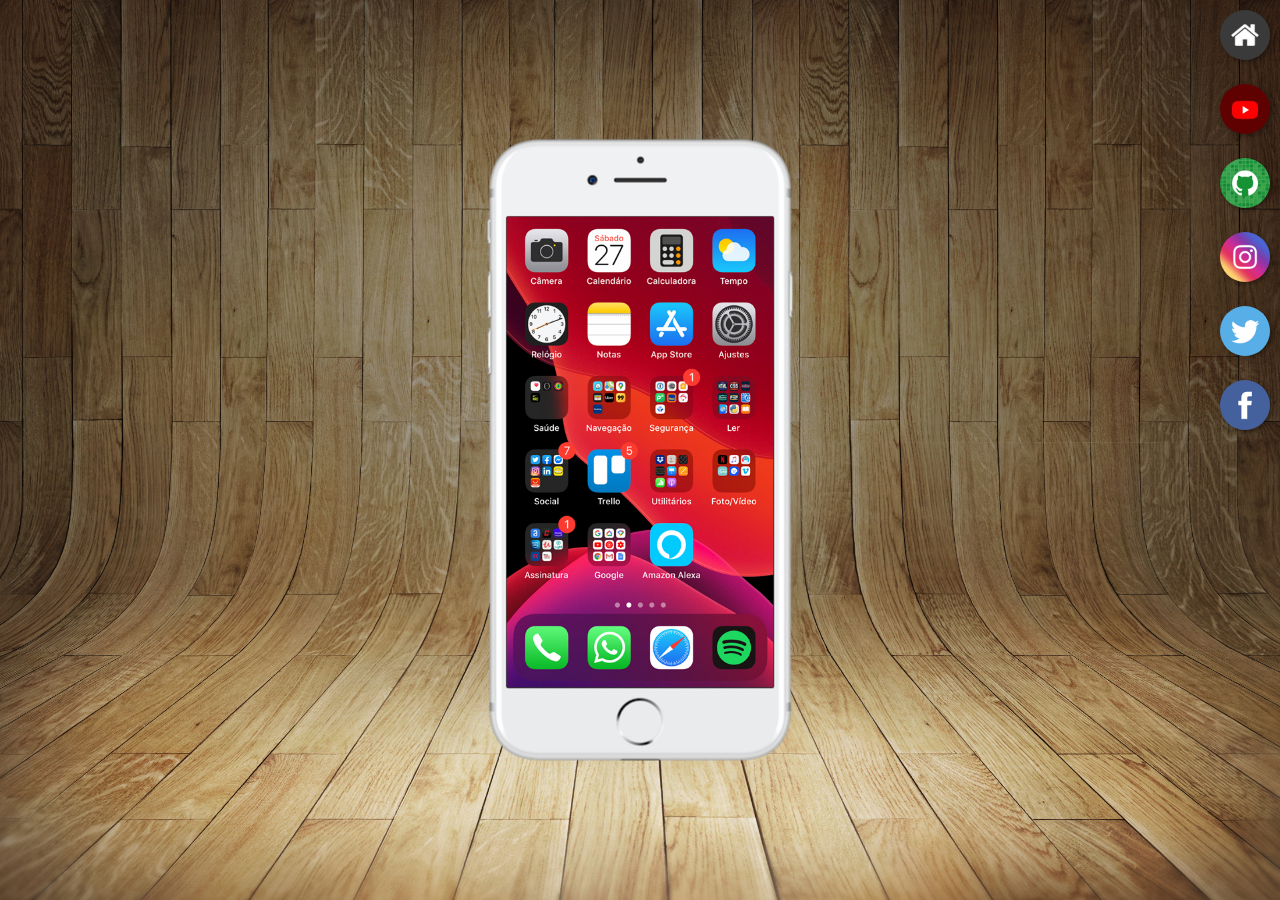
<file: index.html>
<!DOCTYPE html>
<html lang="pt-br">
<head>
    <meta charset="UTF-8">
    <meta name="viewport" content="width=device-width, initial-scale=1.0">
    <link rel="shortcut icon" href="favicon.ico" type="image/x-icon">
    <link rel="stylesheet" href="estilo/style.css">
    <title>Projeto redes sociais</title>
</head>
<body>
    <main>
        <section id="telefone">
            <iframe name="tela" id="tela"  src="home.html" frameborder="0">
                Seu navegador não é compativel com isso.
            </iframe>
        </section>
        <section id="redes-sociais">
            <a href="home.html" target="tela"><img src="imagens/logo-home.jpg" alt=""></a> <br>
            <a href="telas/youtube.html" target="tela"><img src="imagens/logo-youtube.jpg" alt=""></a> <br>
            <a href="telas/github.html" target="tela"><img src="imagens/logo-github.jpg" alt=""></a> <br>
            <a href="telas/instagram.html" target="tela"><img src="imagens/logo-instagram.jpg" alt=""></a> <br>
            <a href="telas/twitter.html" target="tela"><img src="imagens/logo-twitter.jpg" alt=""></a> <br>
            <a href="telas/facebook.html" target="tela"><img src="imagens/logo-facebook.jpg" alt=""></a>

        </section>
    </main>
    
</body>
</html>
</file>
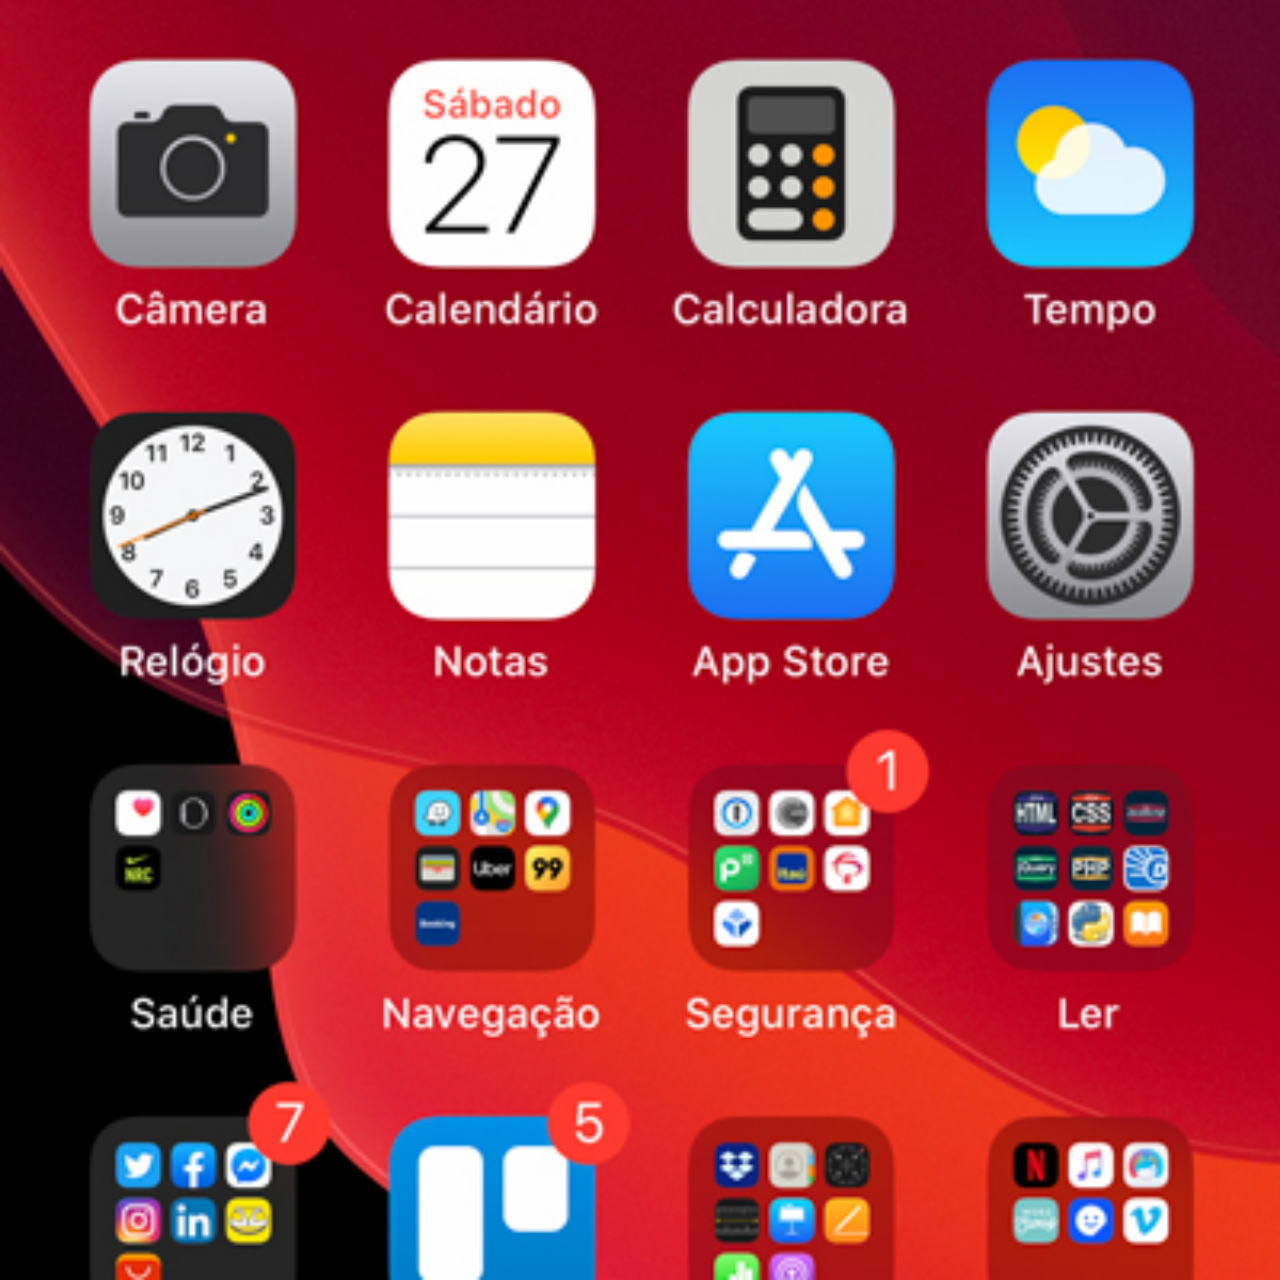
<file: home.html>
<!DOCTYPE html>
<html lang="pt-br">
<head>
    <meta charset="UTF-8">
    <meta name="viewport" content="width=device-width, initial-scale=1.0">
    <title>home</title>
    <style>
        *{
            margin: 0px;
            padding: 0px;
        }

        body{
            width: 100vw;
            height: 100vw;
            background-color: black;
            background-image: url('imagens/tela-home.jpg');
            background-position: top center;
            background-repeat: no-repeat;
            background-size: cover;
        }
    </style>
</head>
<body>
    
</body>
</html>
</file>
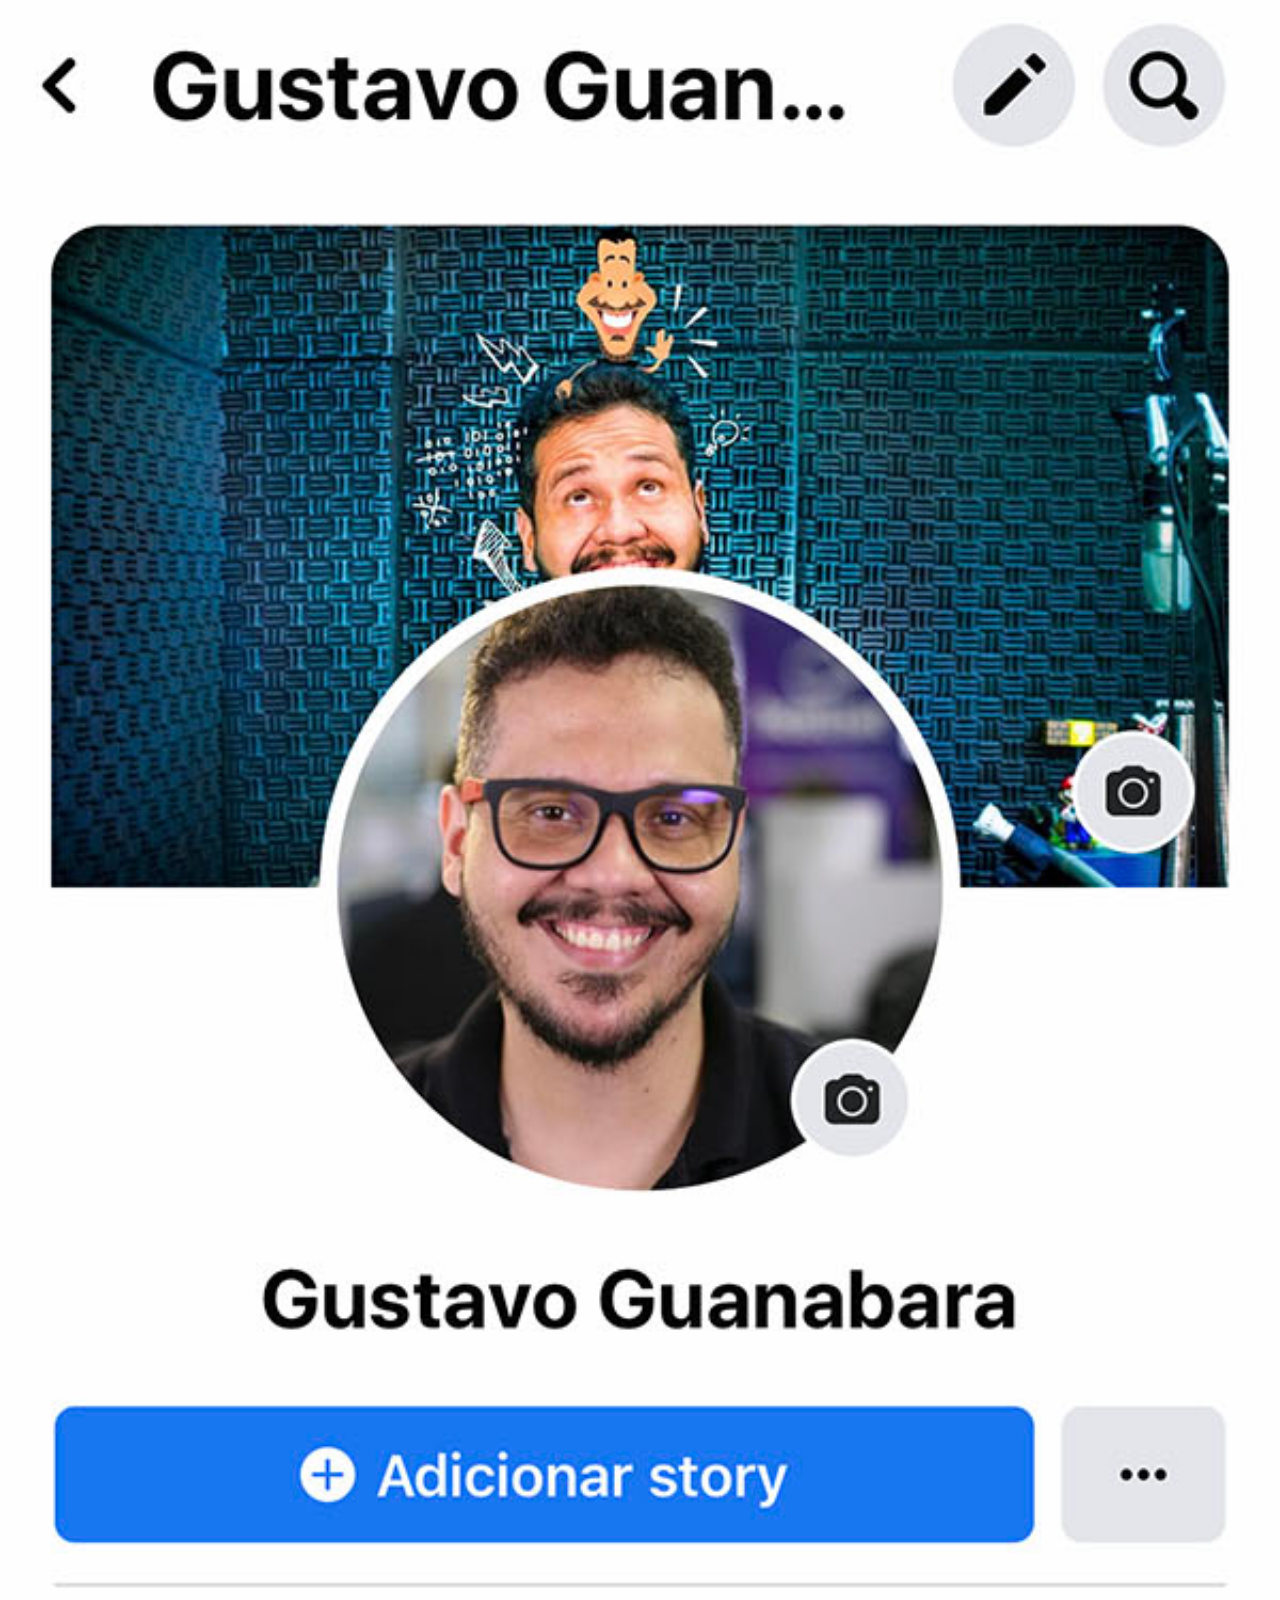
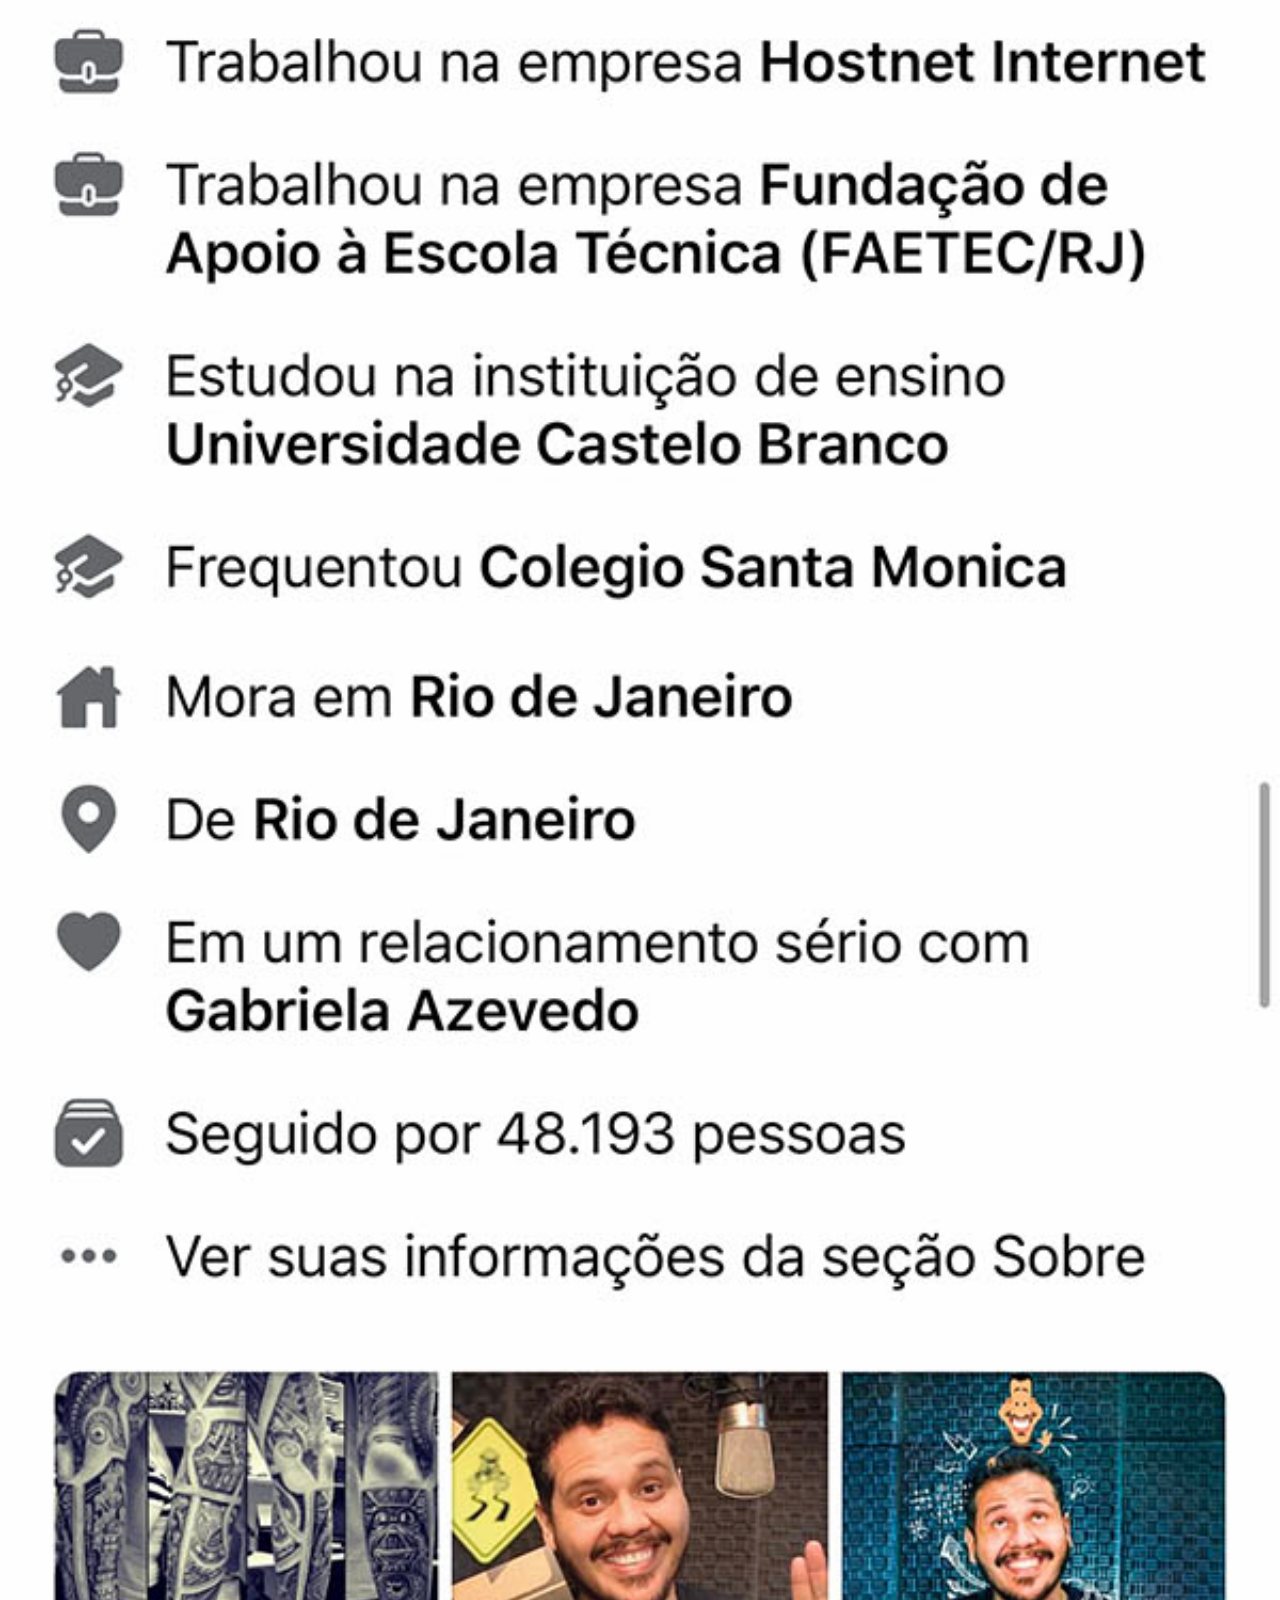
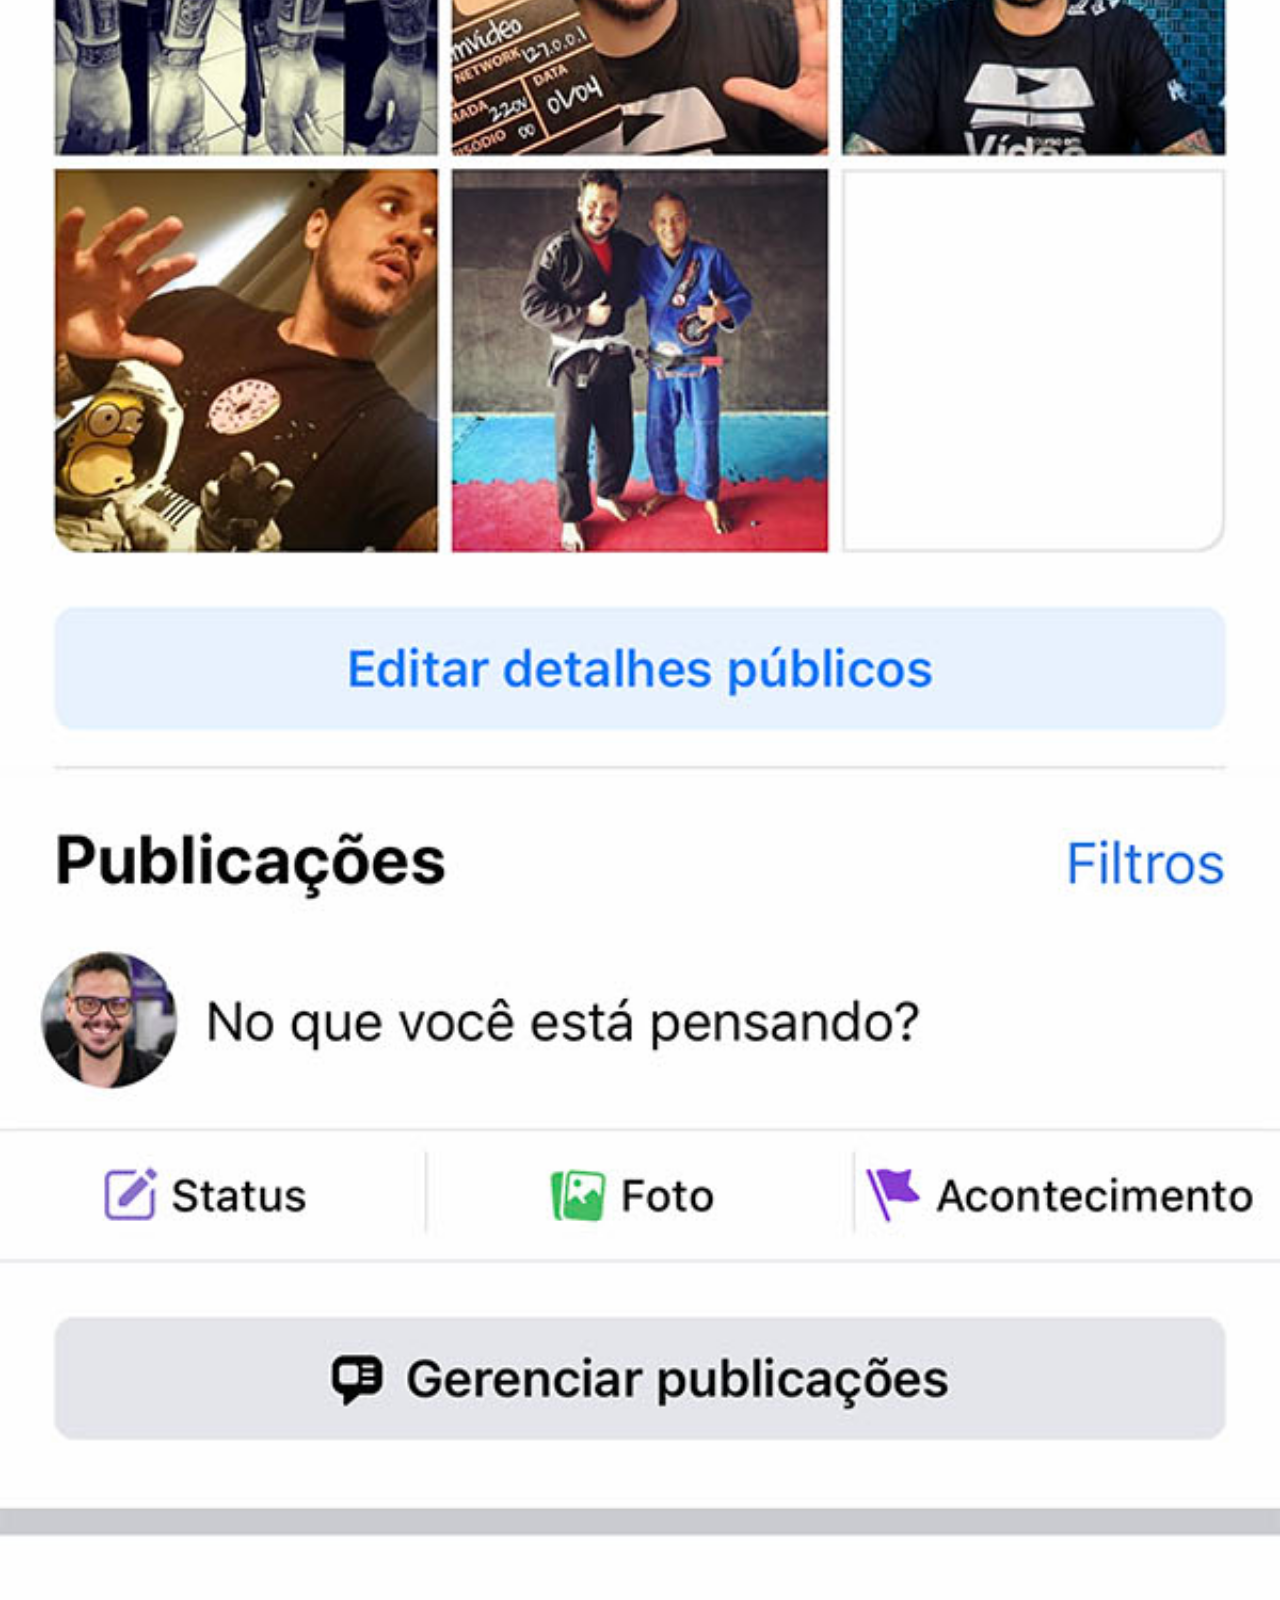
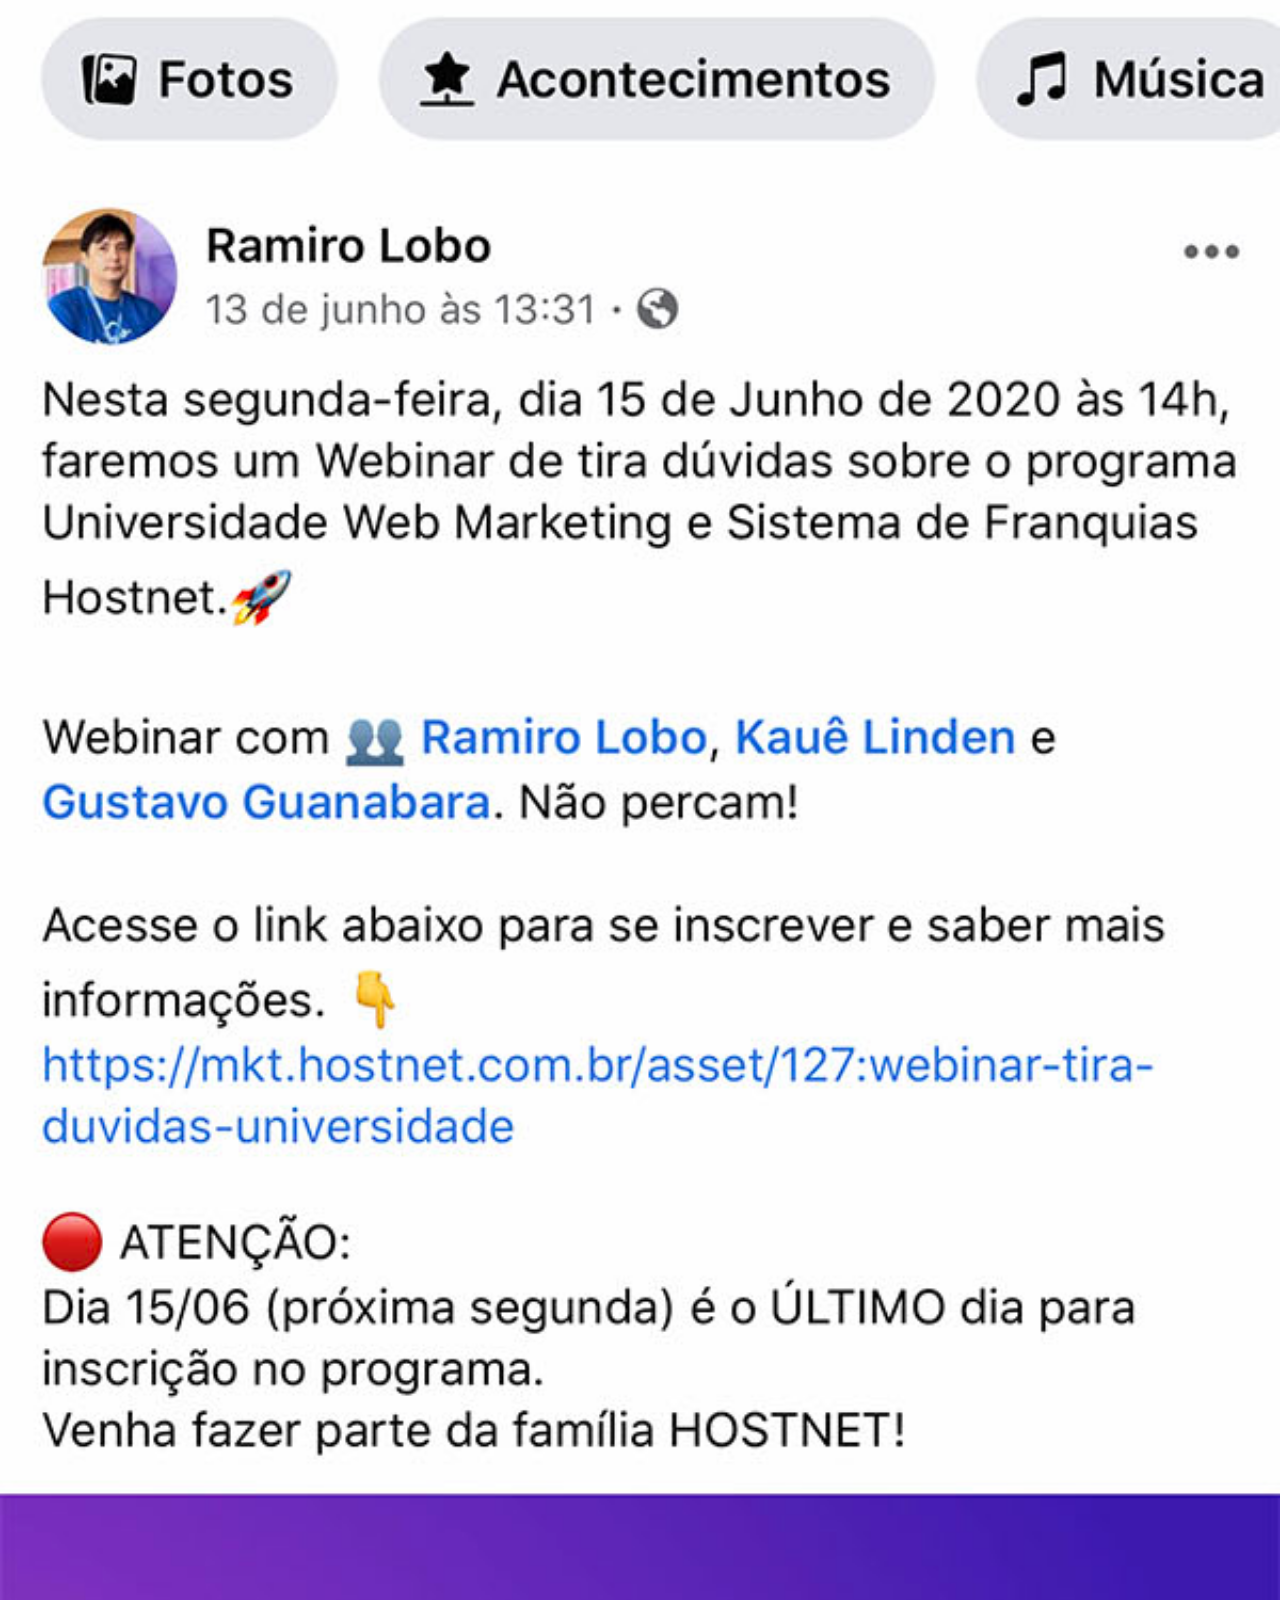
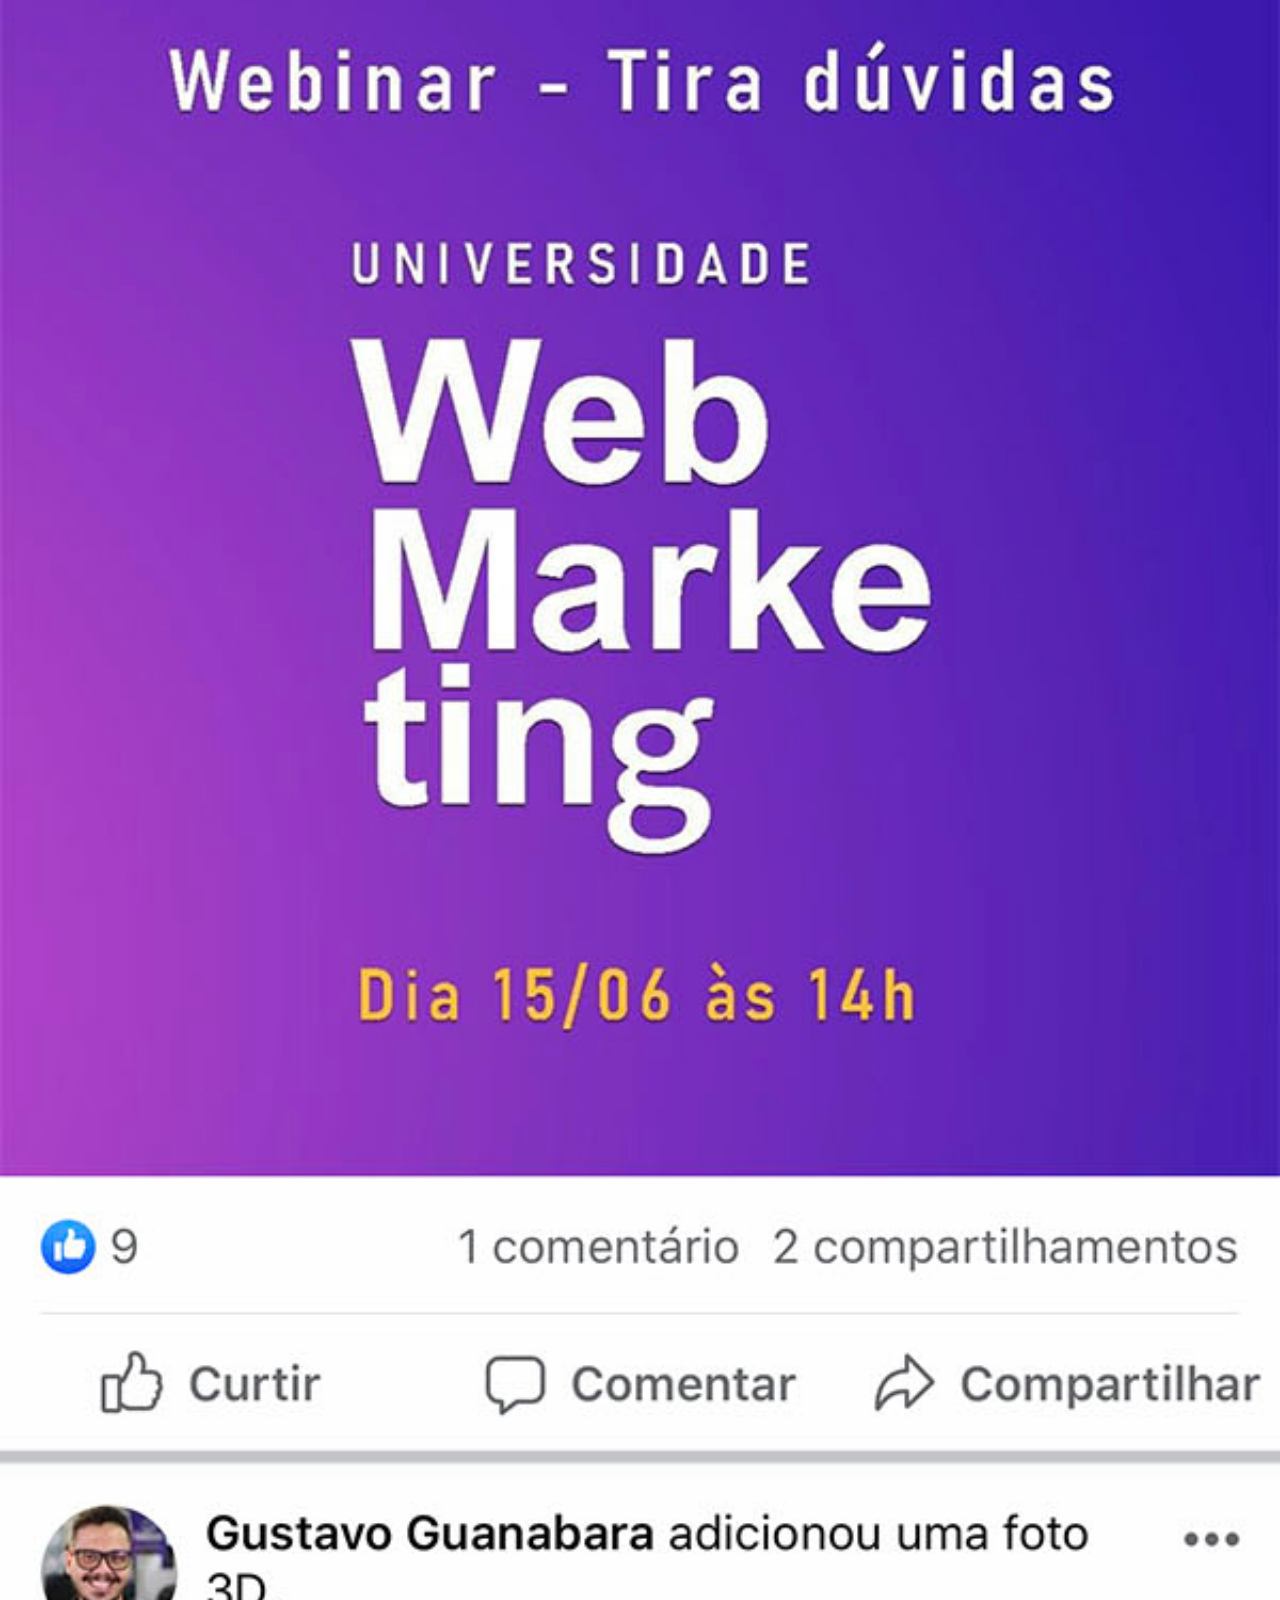
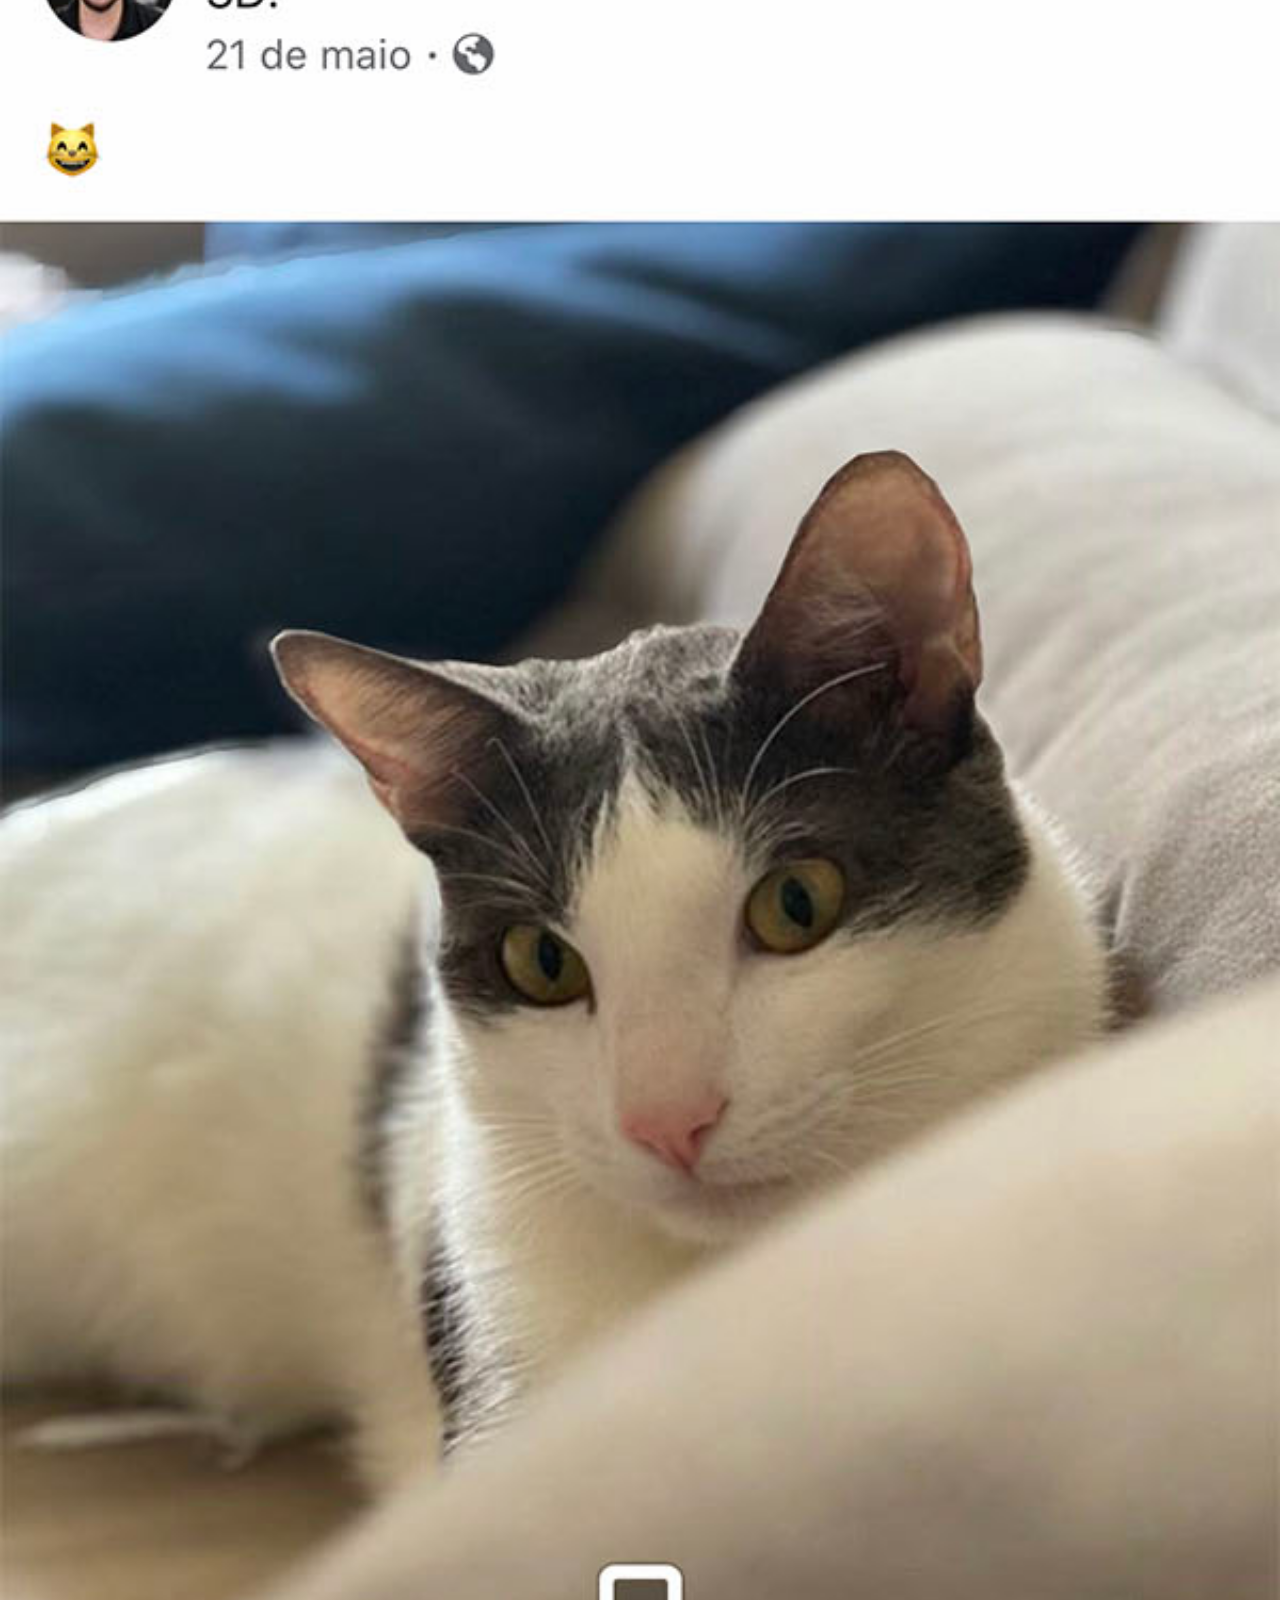
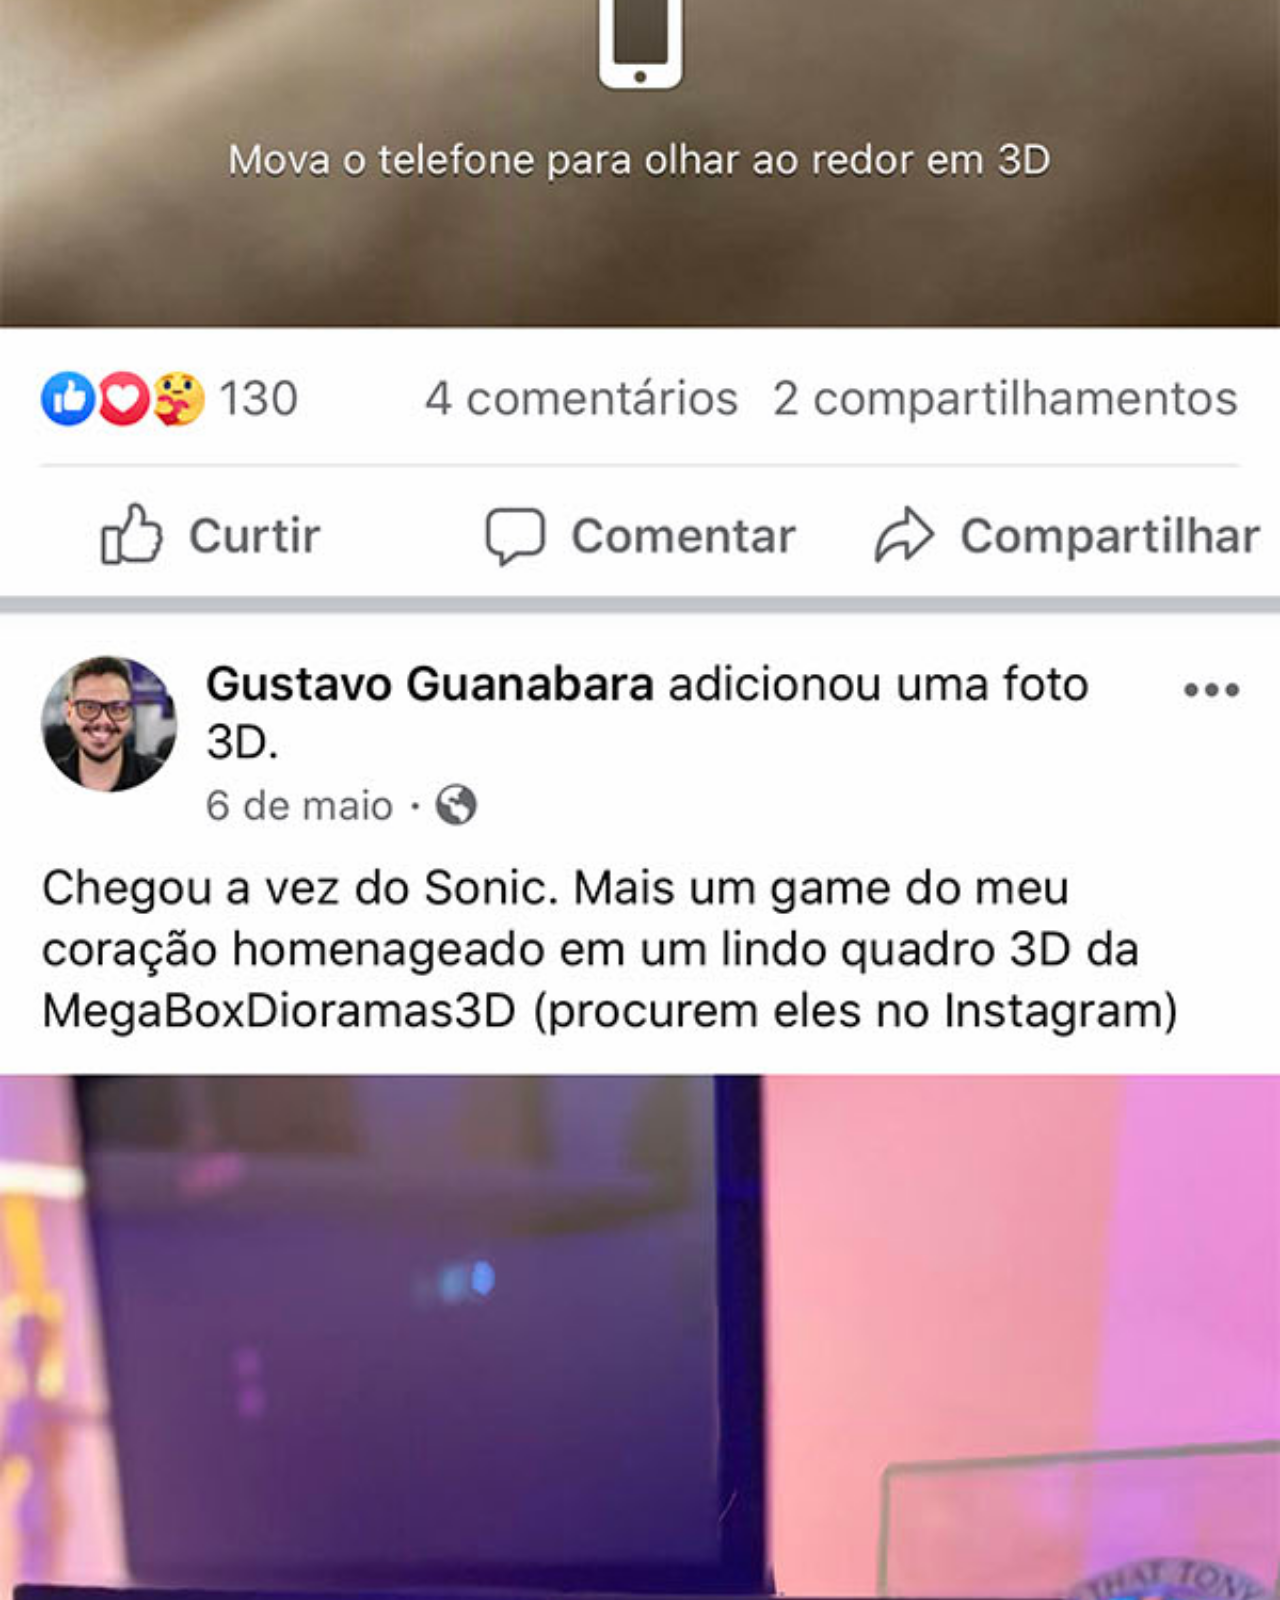
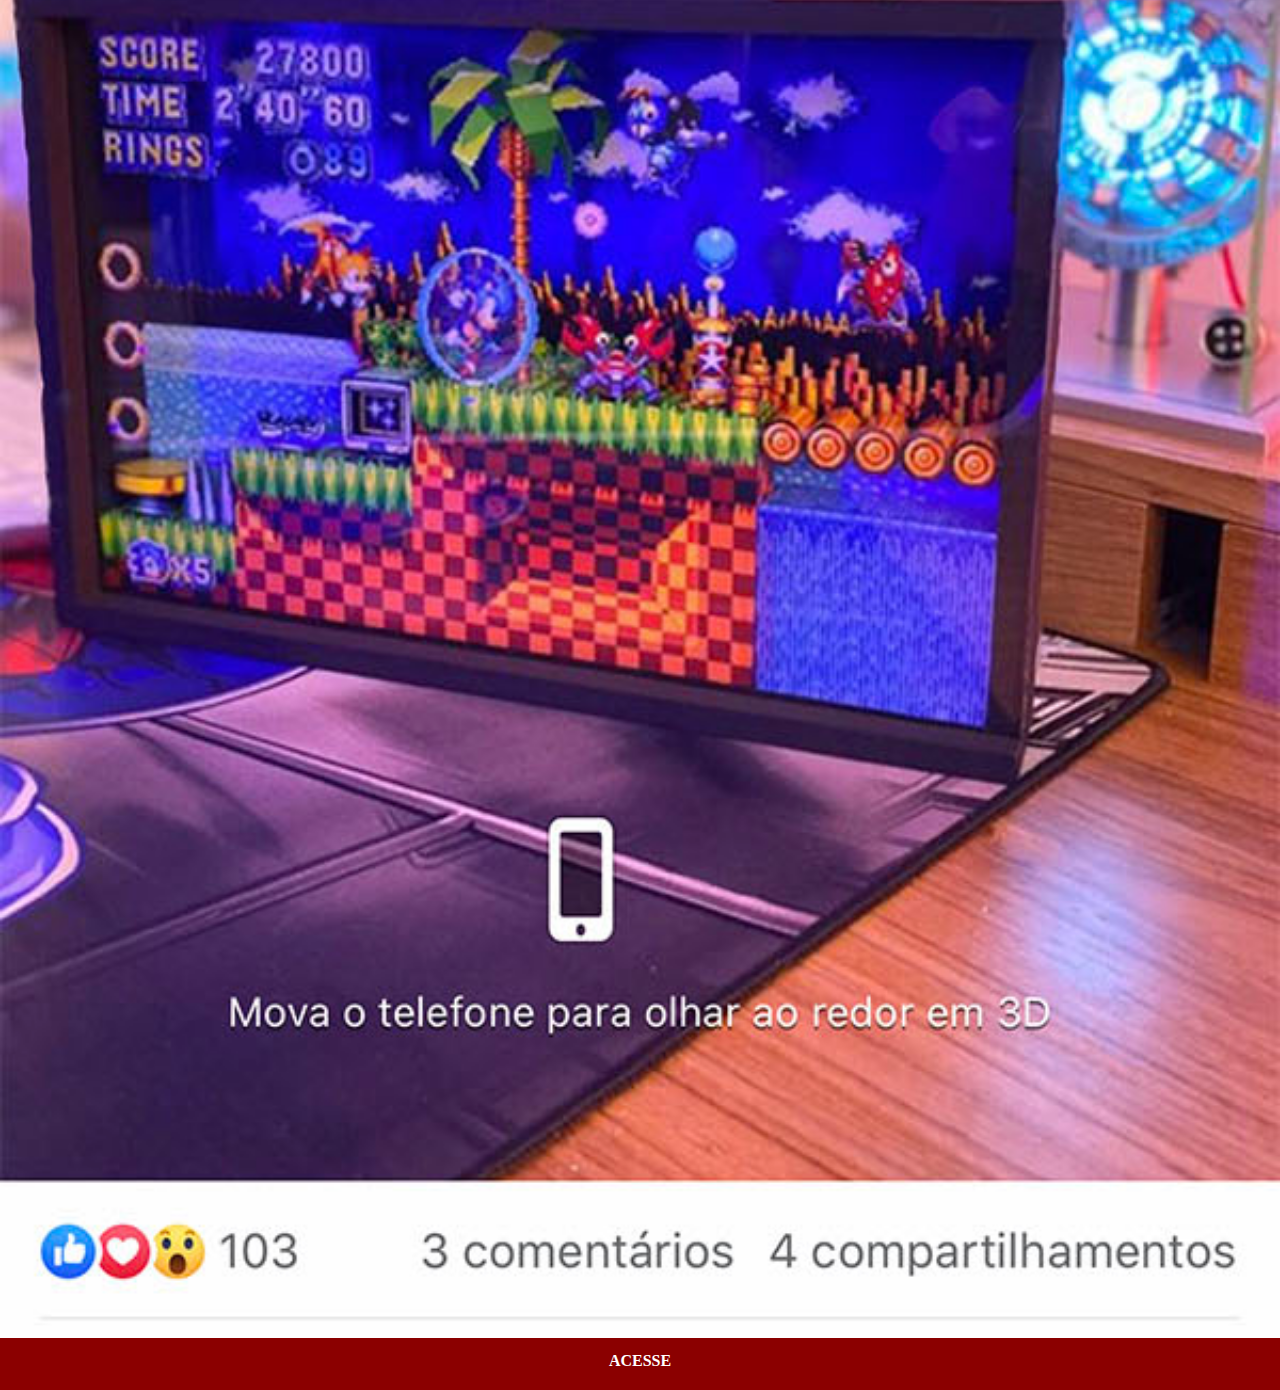
<file: telas/facebook.html>
<!DOCTYPE html>
<html lang="pt-br">
<head>
    <meta charset="UTF-8">
    <meta name="viewport" content="width=device-width, initial-scale=1.0">
    <link rel="stylesheet" href="../estilo/social.css">
    <title>Document</title>
</head>
<body>
    <img src="../imagens/tela-facebook.jpg" alt="">
    <a href="">ACESSE</a>
    
</body>
</html>
</file>
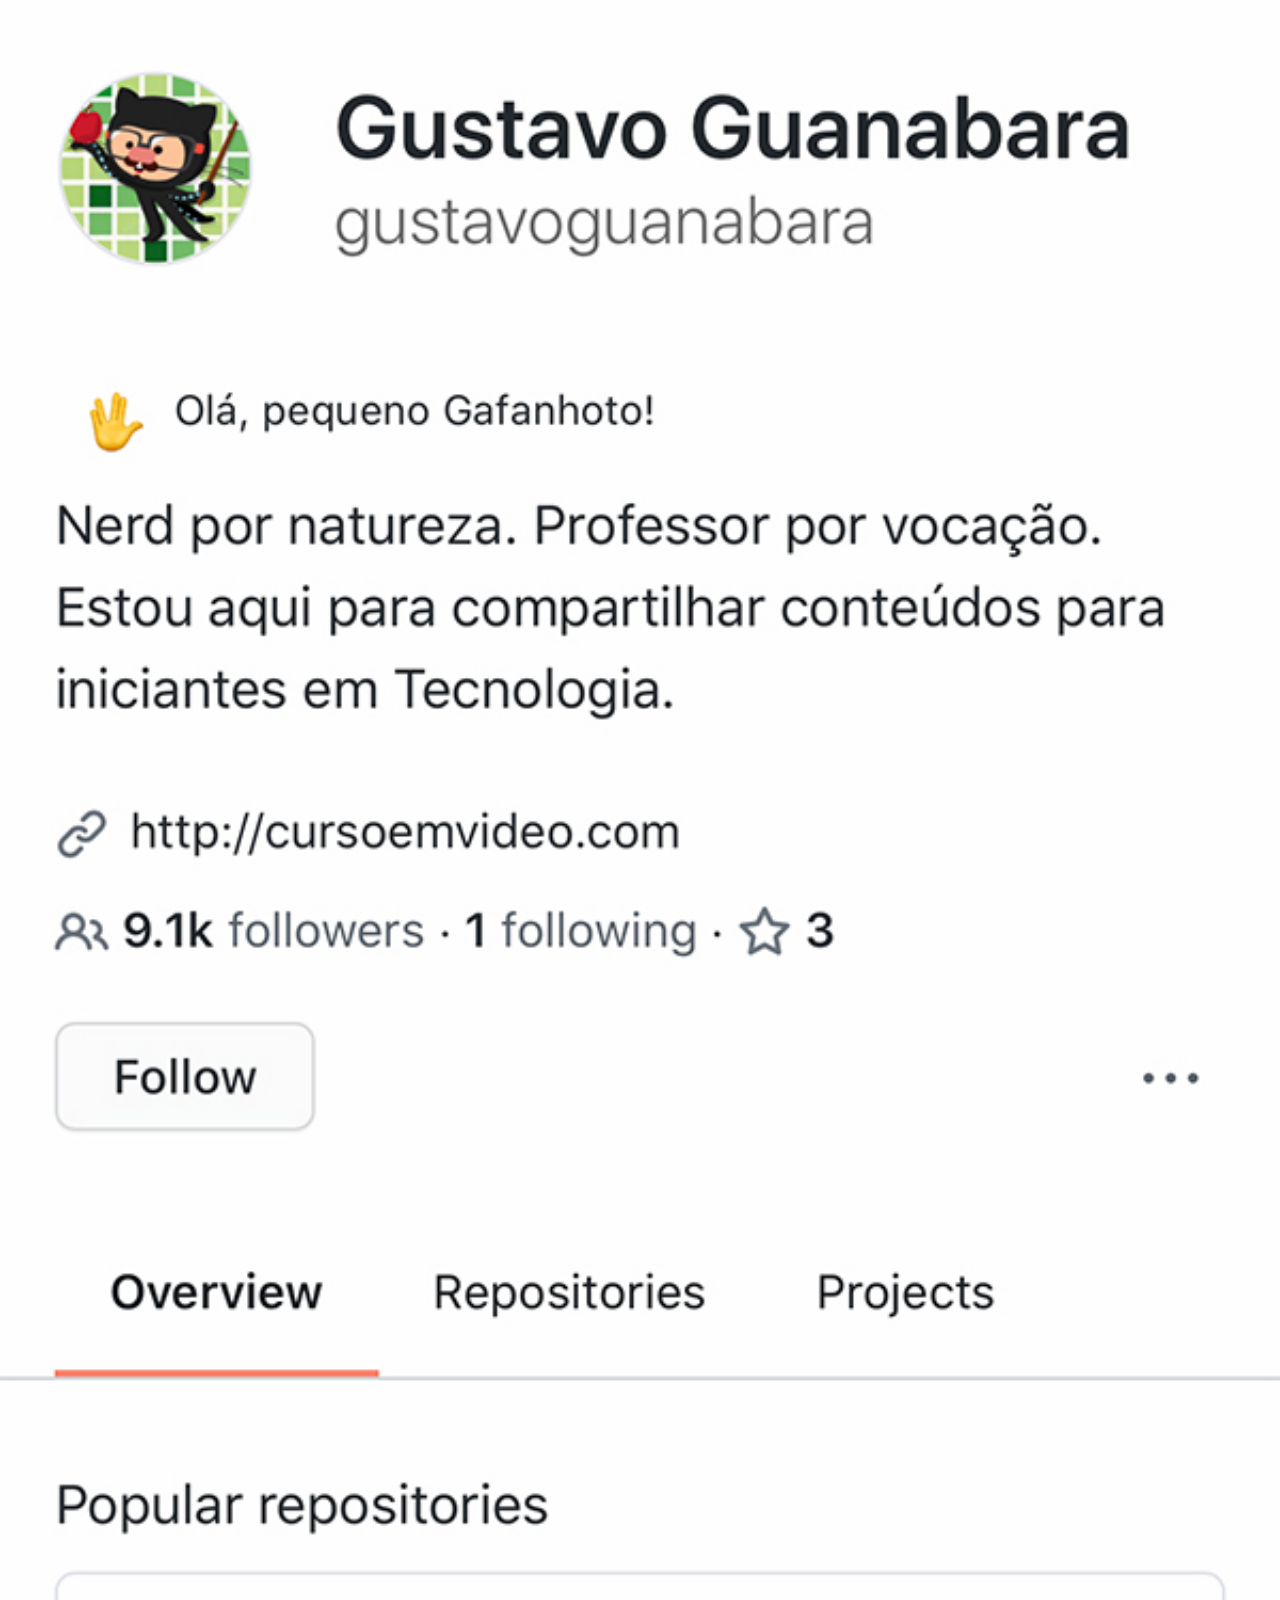
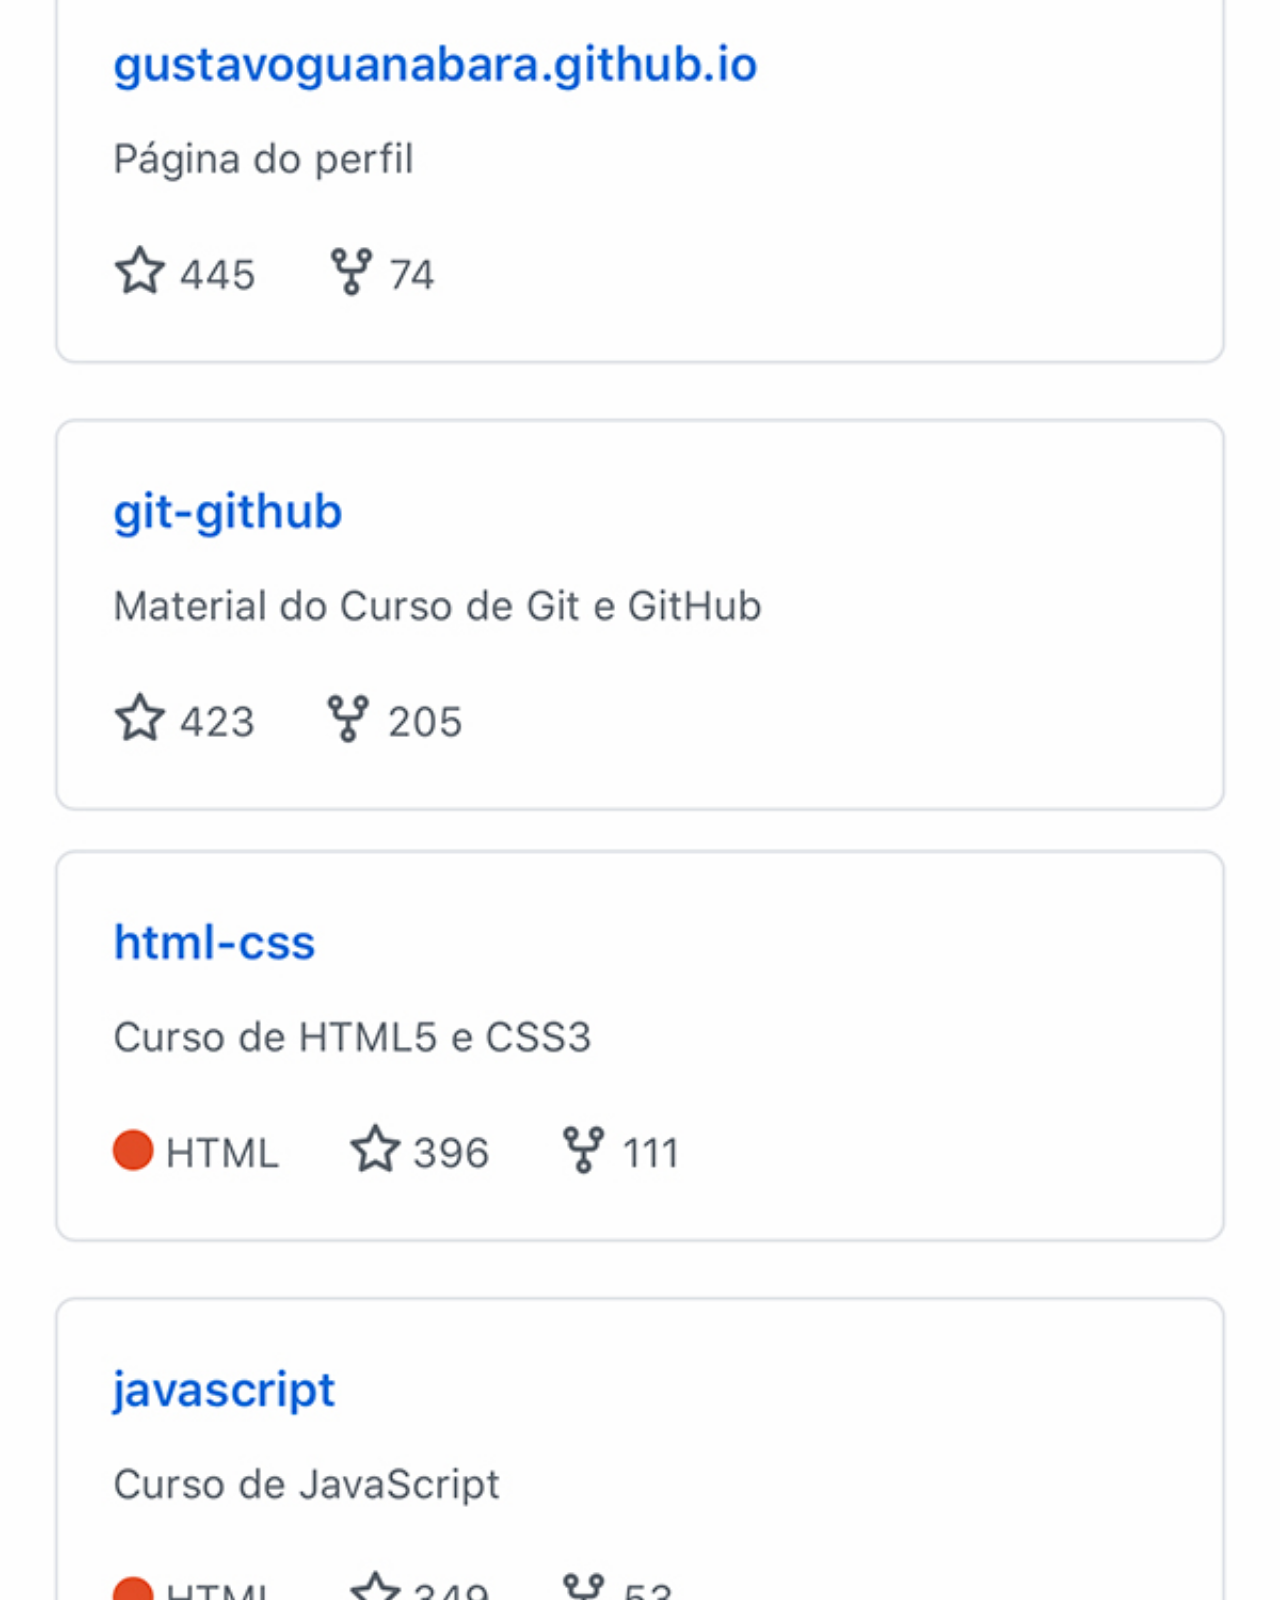
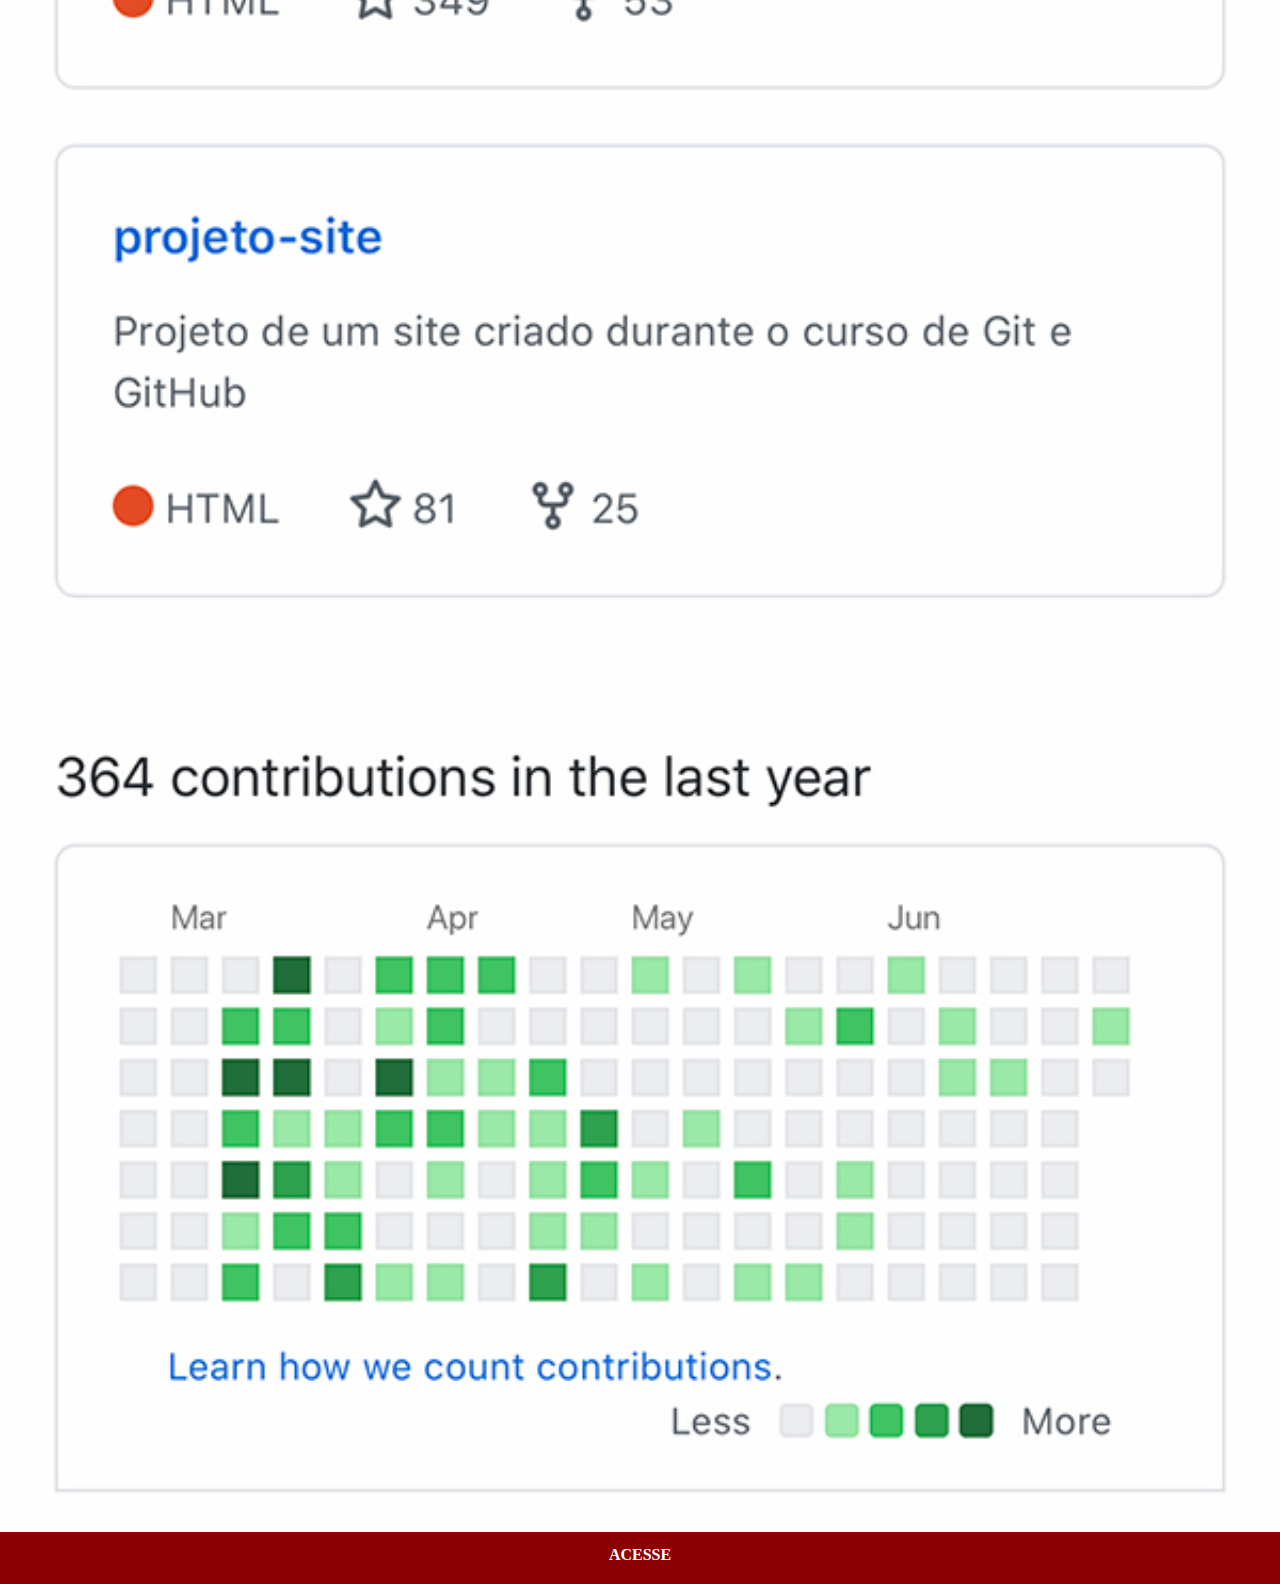
<file: telas/github.html>
<!DOCTYPE html>
<html lang="pt-br">
<head>
    <meta charset="UTF-8">
    <meta name="viewport" content="width=device-width, initial-scale=1.0">
    <title>github</title>
    <link rel="stylesheet" href="../estilo/social.css">
</head>
<body>
    <img src="../imagens/tela-github.jpg" alt="">
    <a href="https://github.com/gustavoguanabara">ACESSE</a>
</body>
</html>
</file>
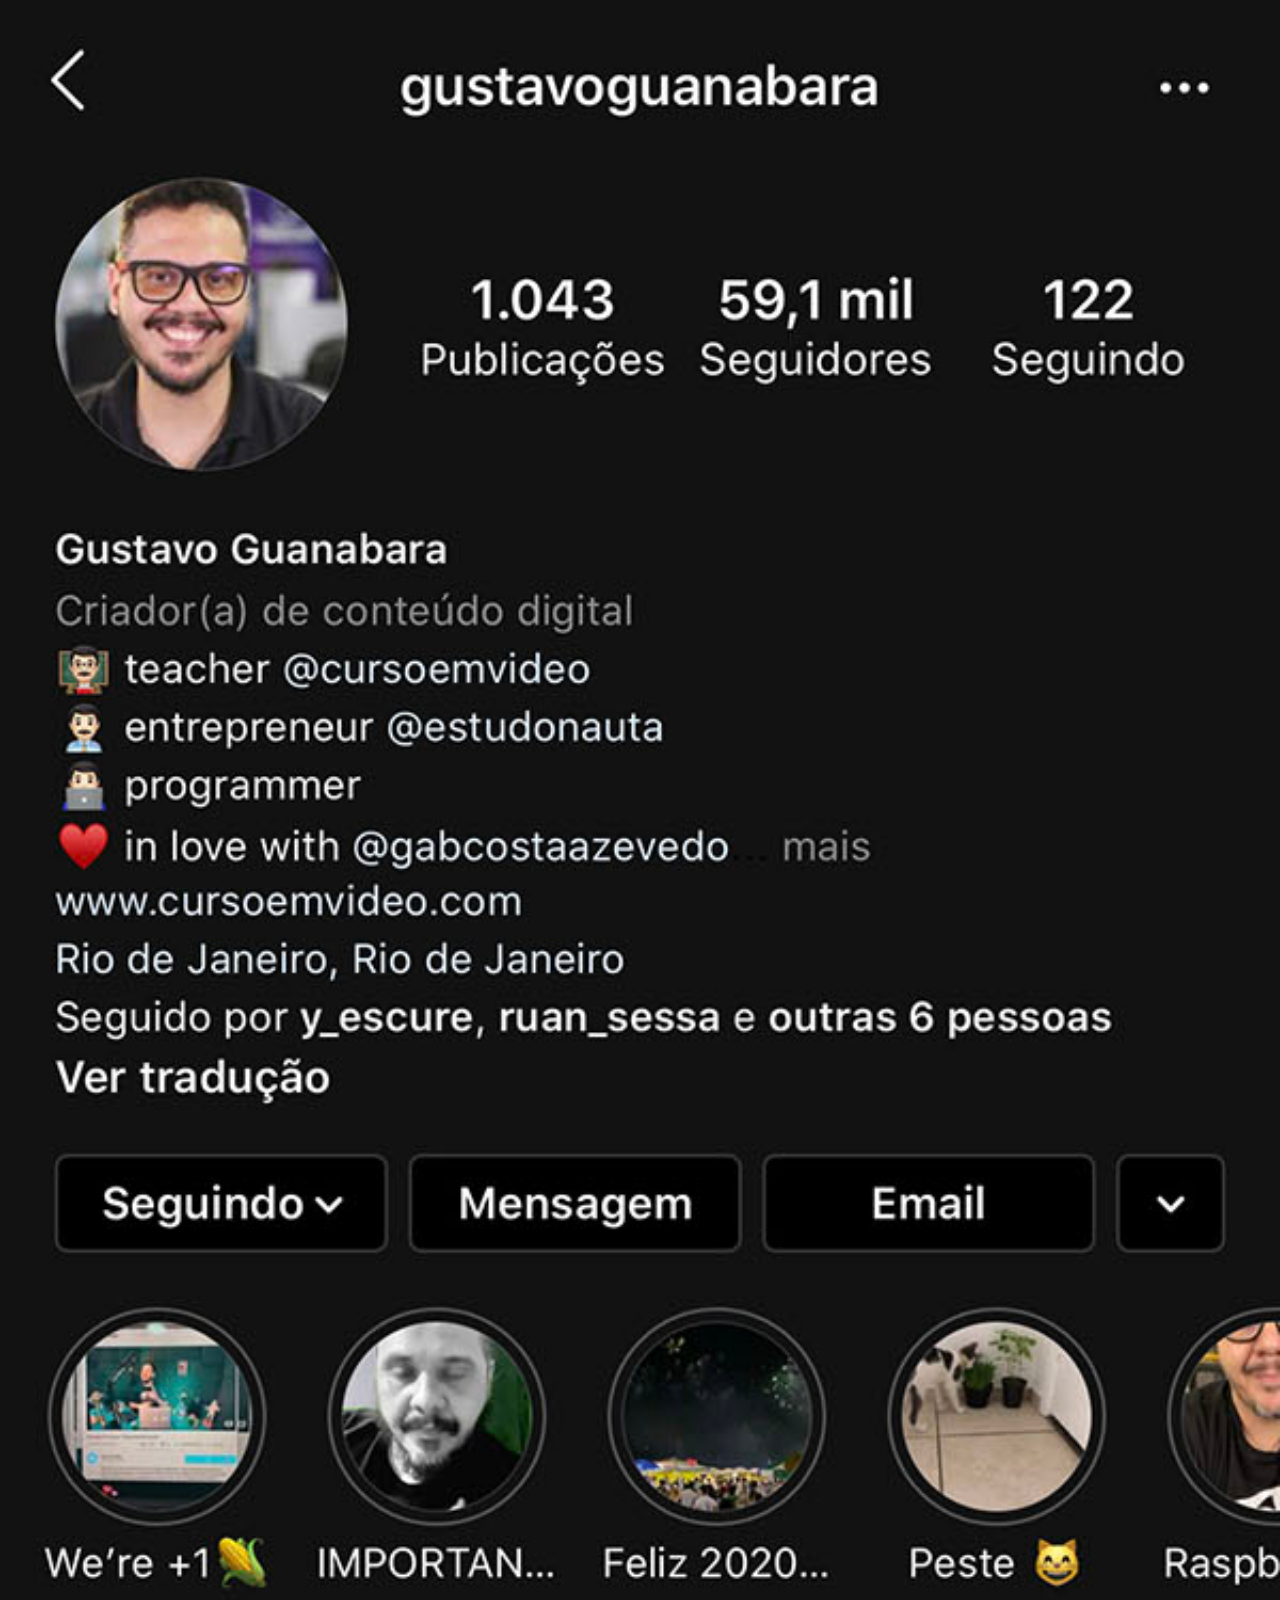
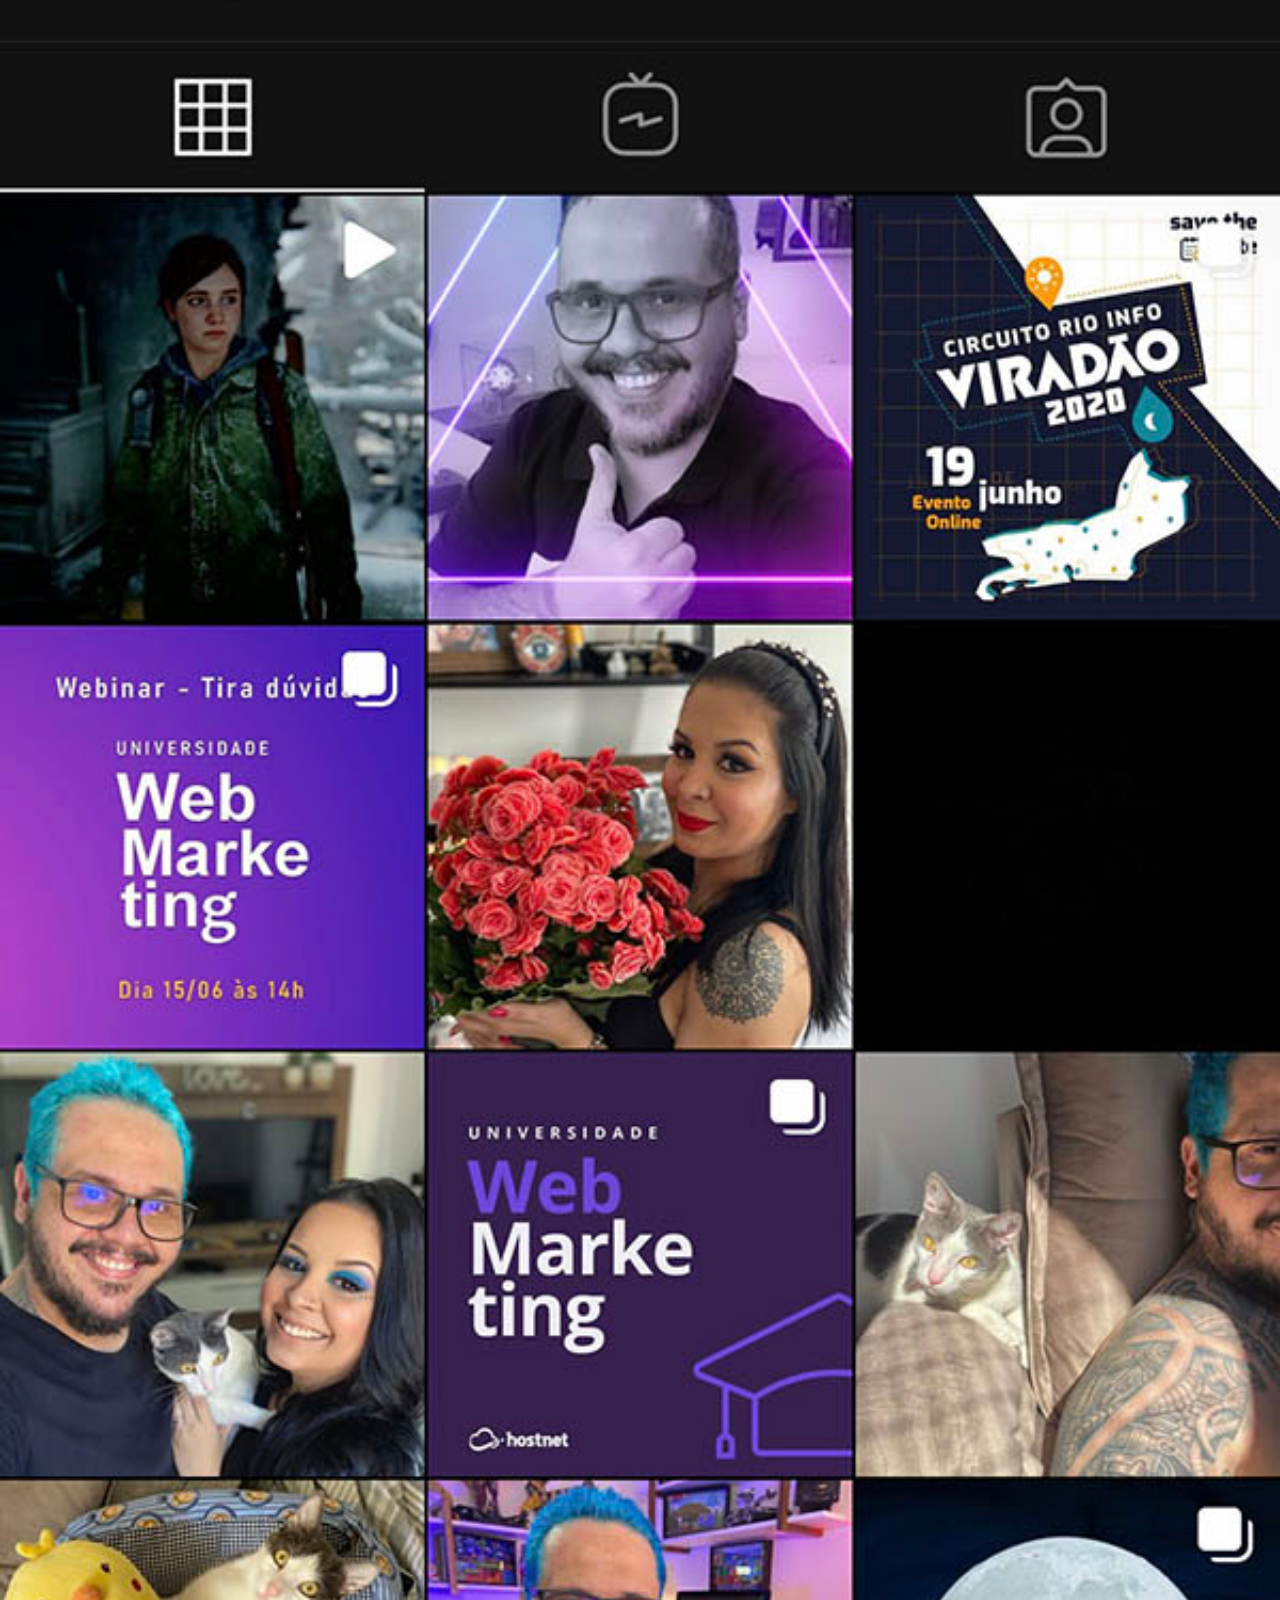
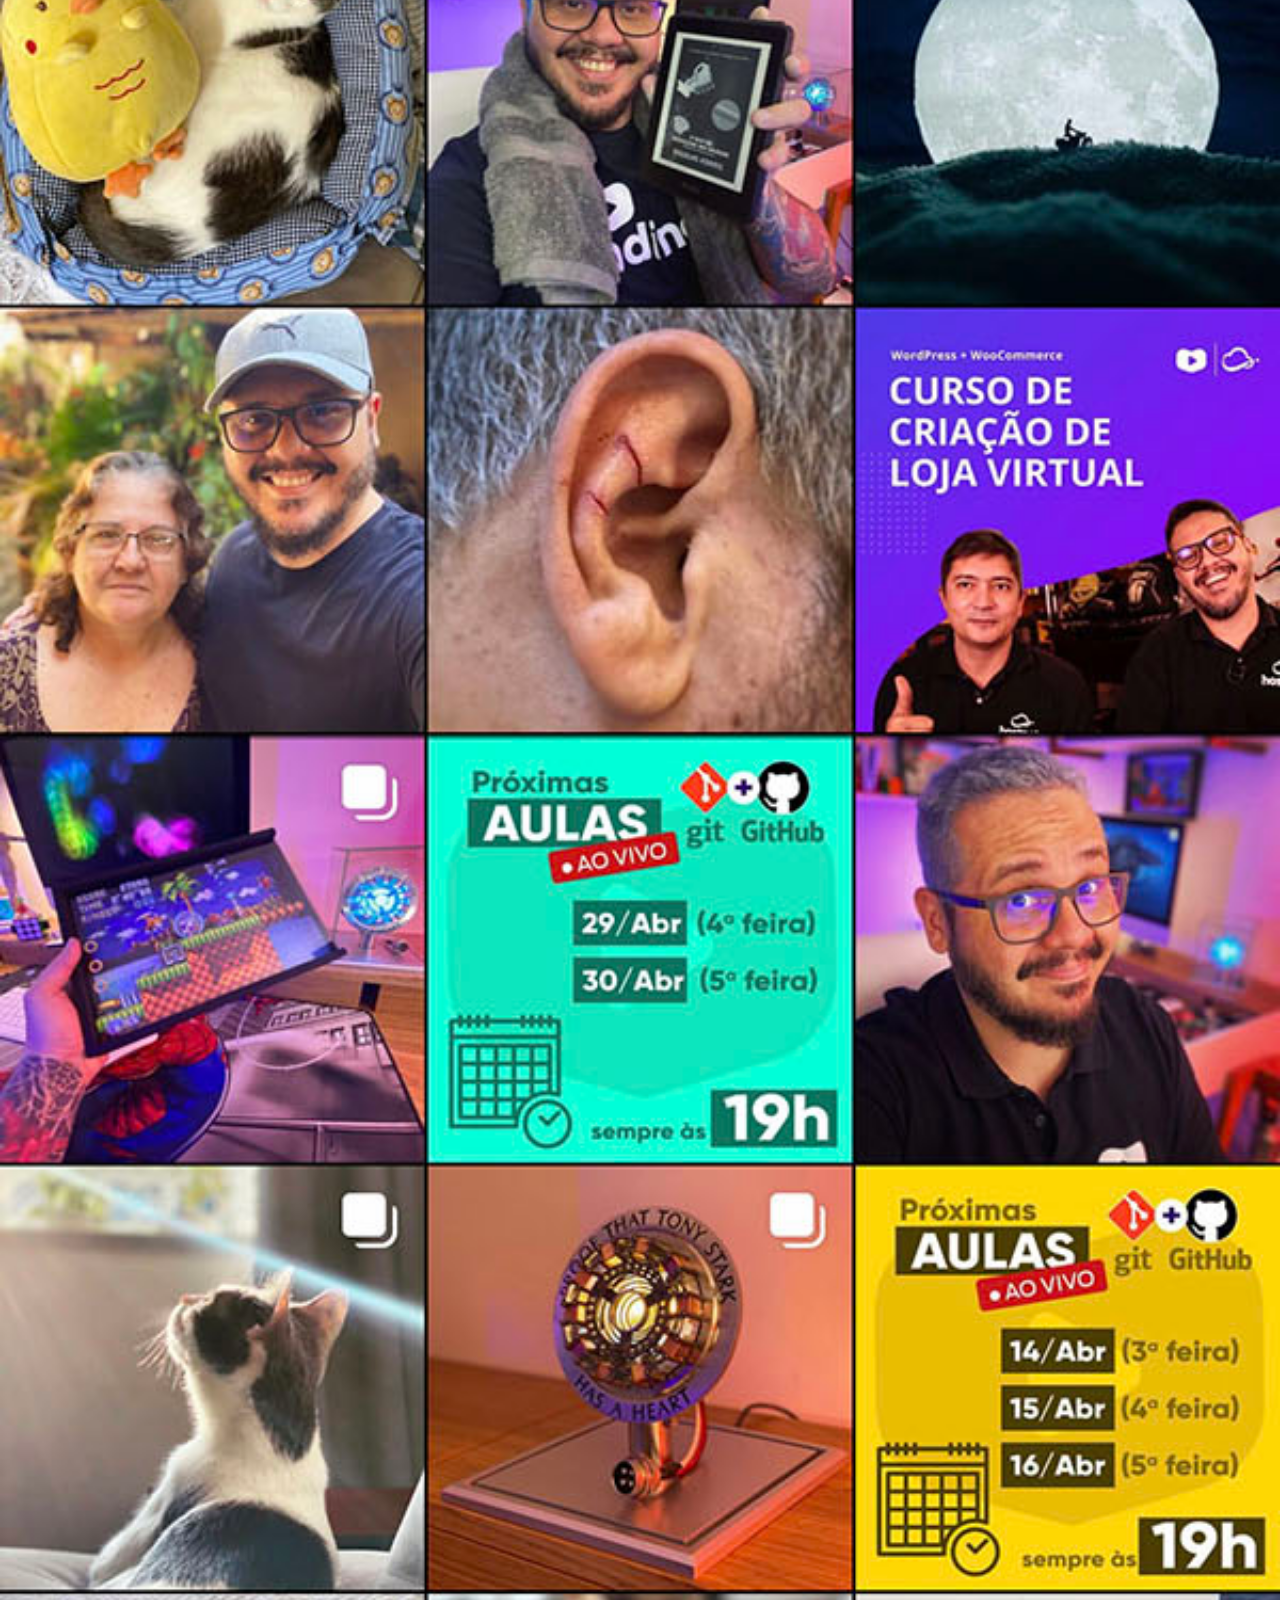
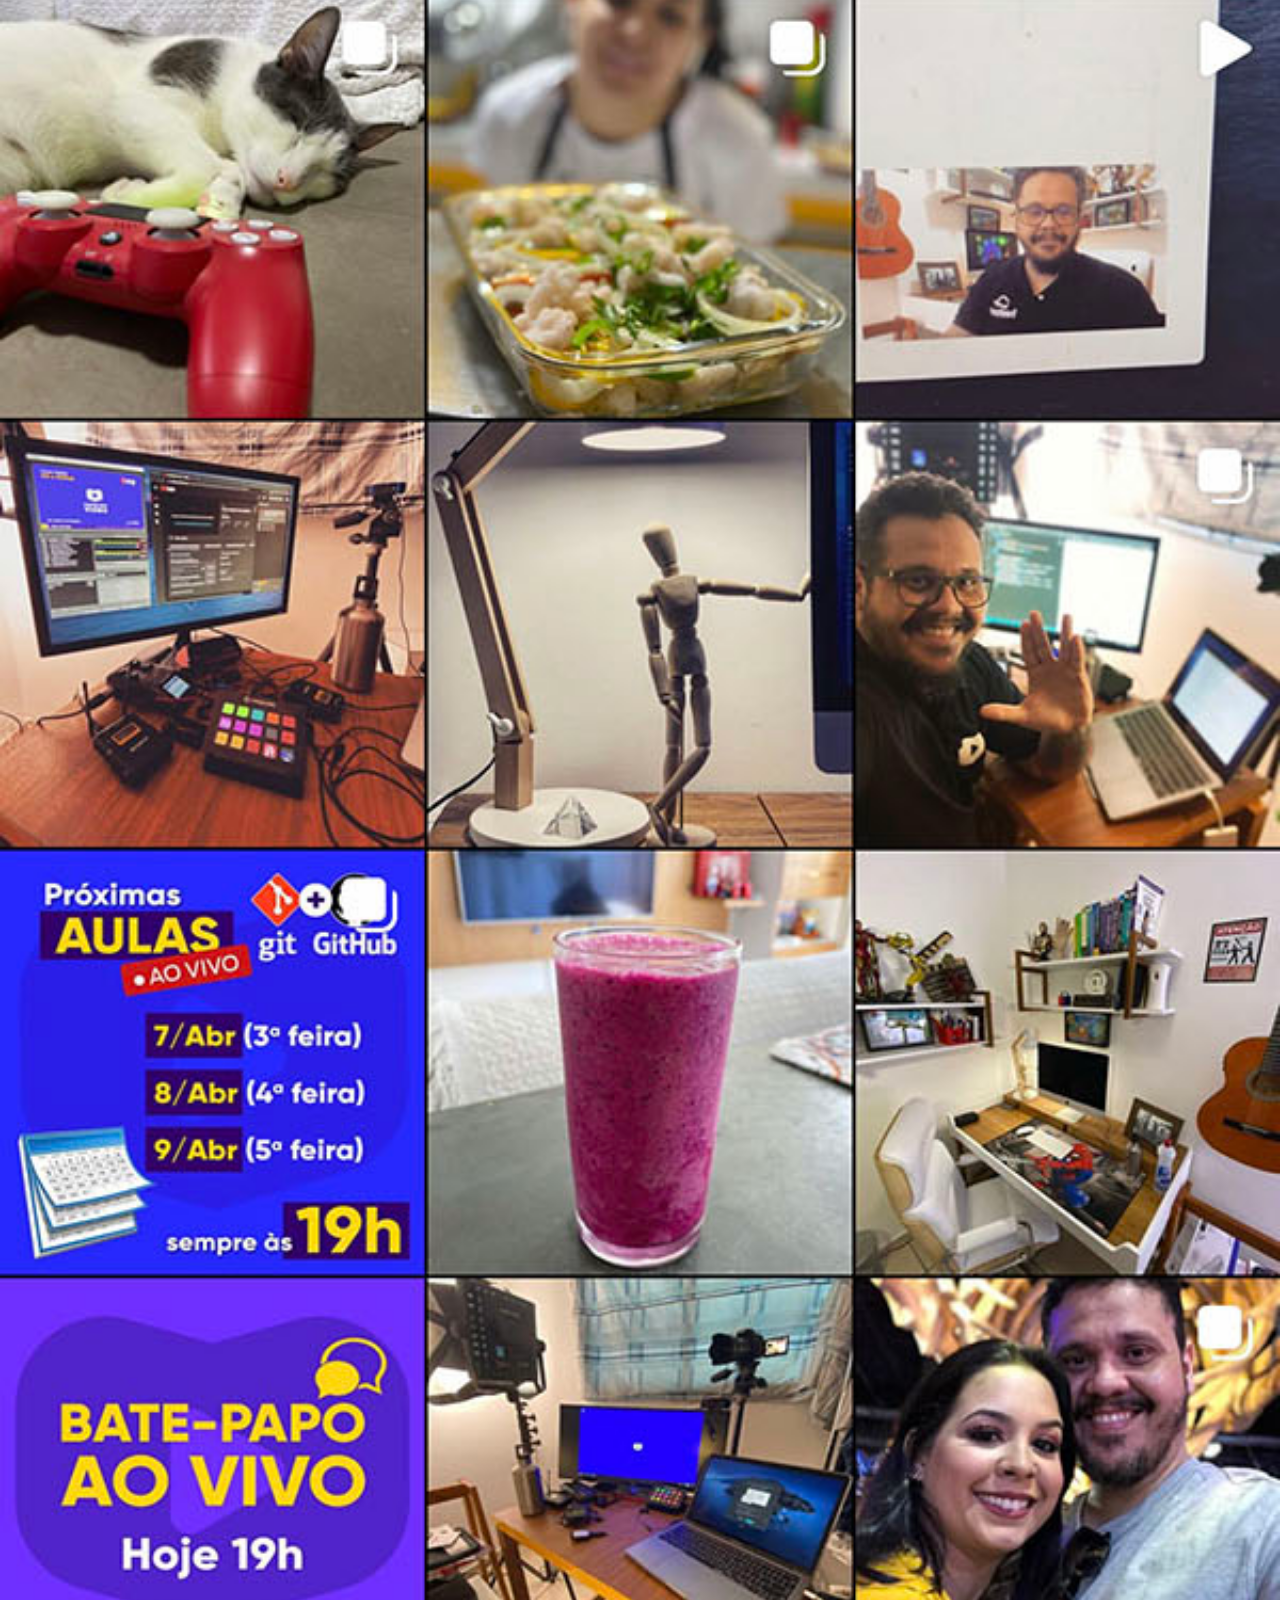
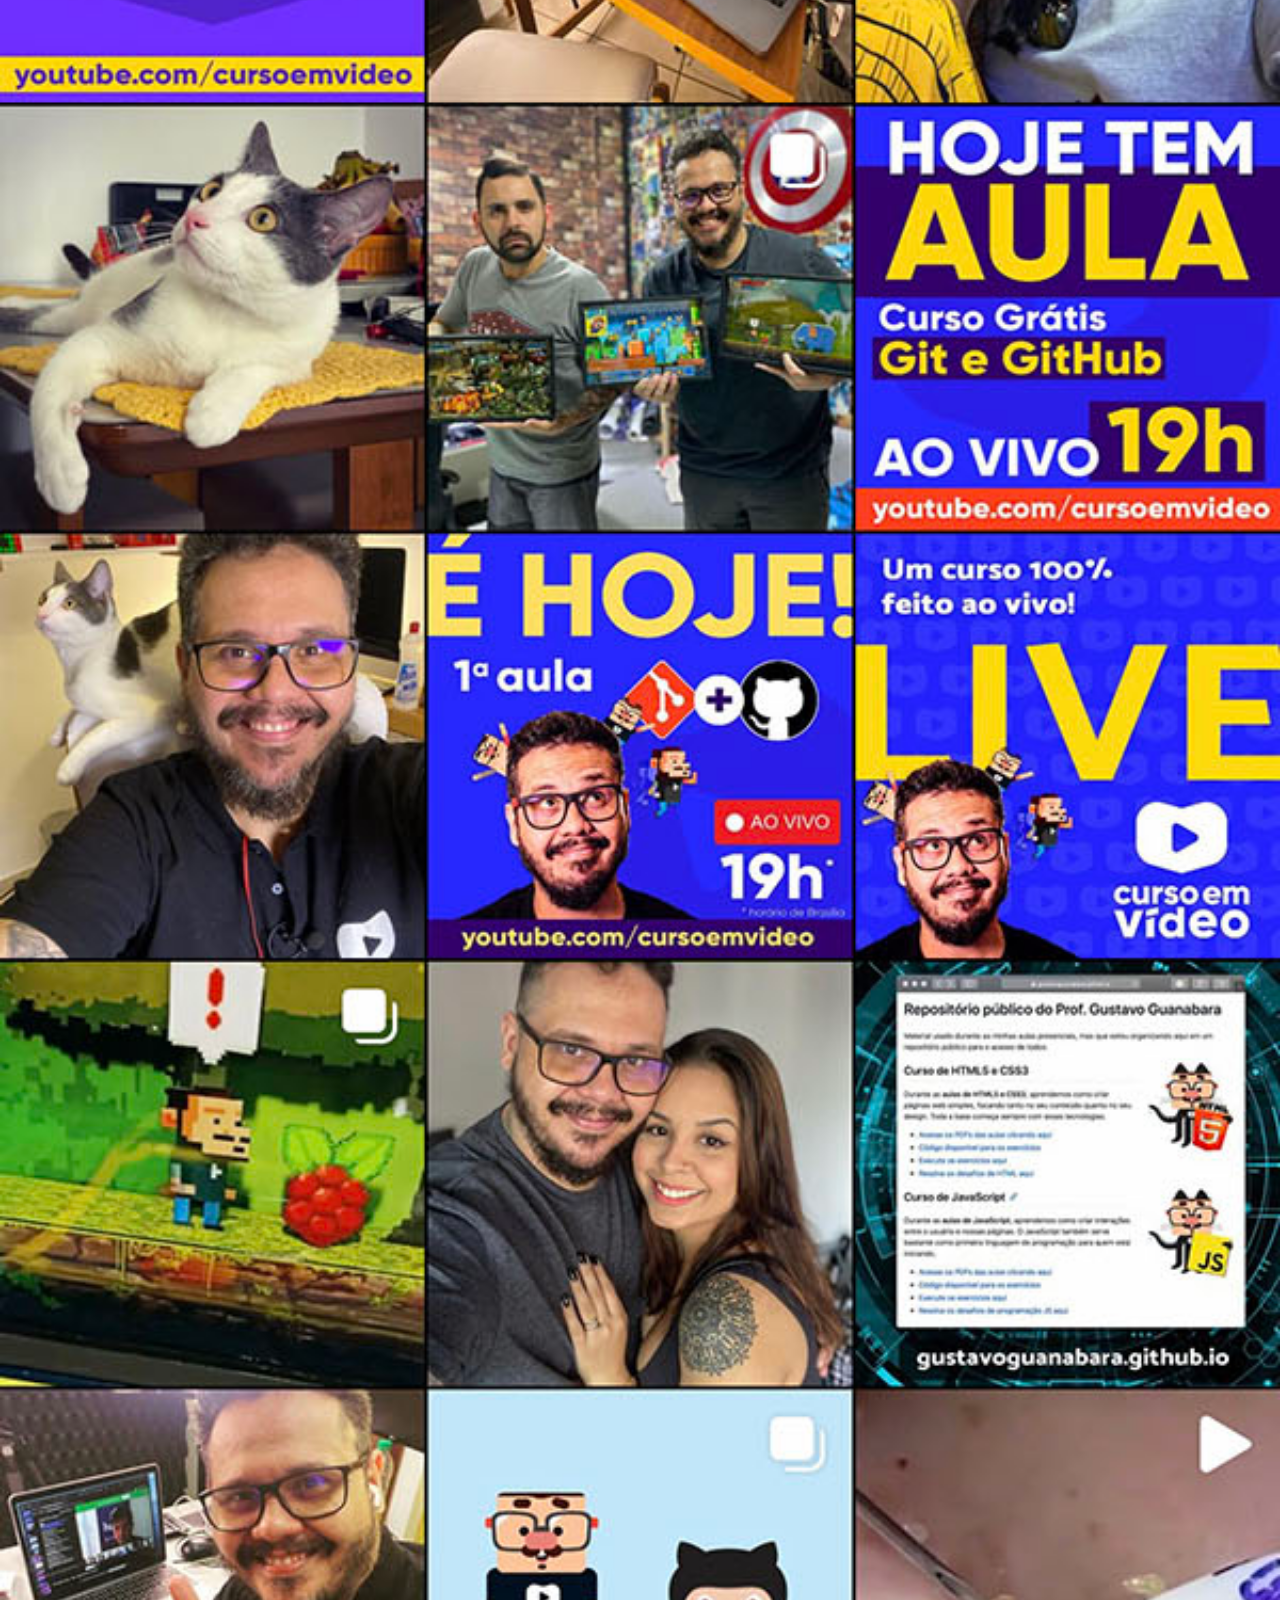
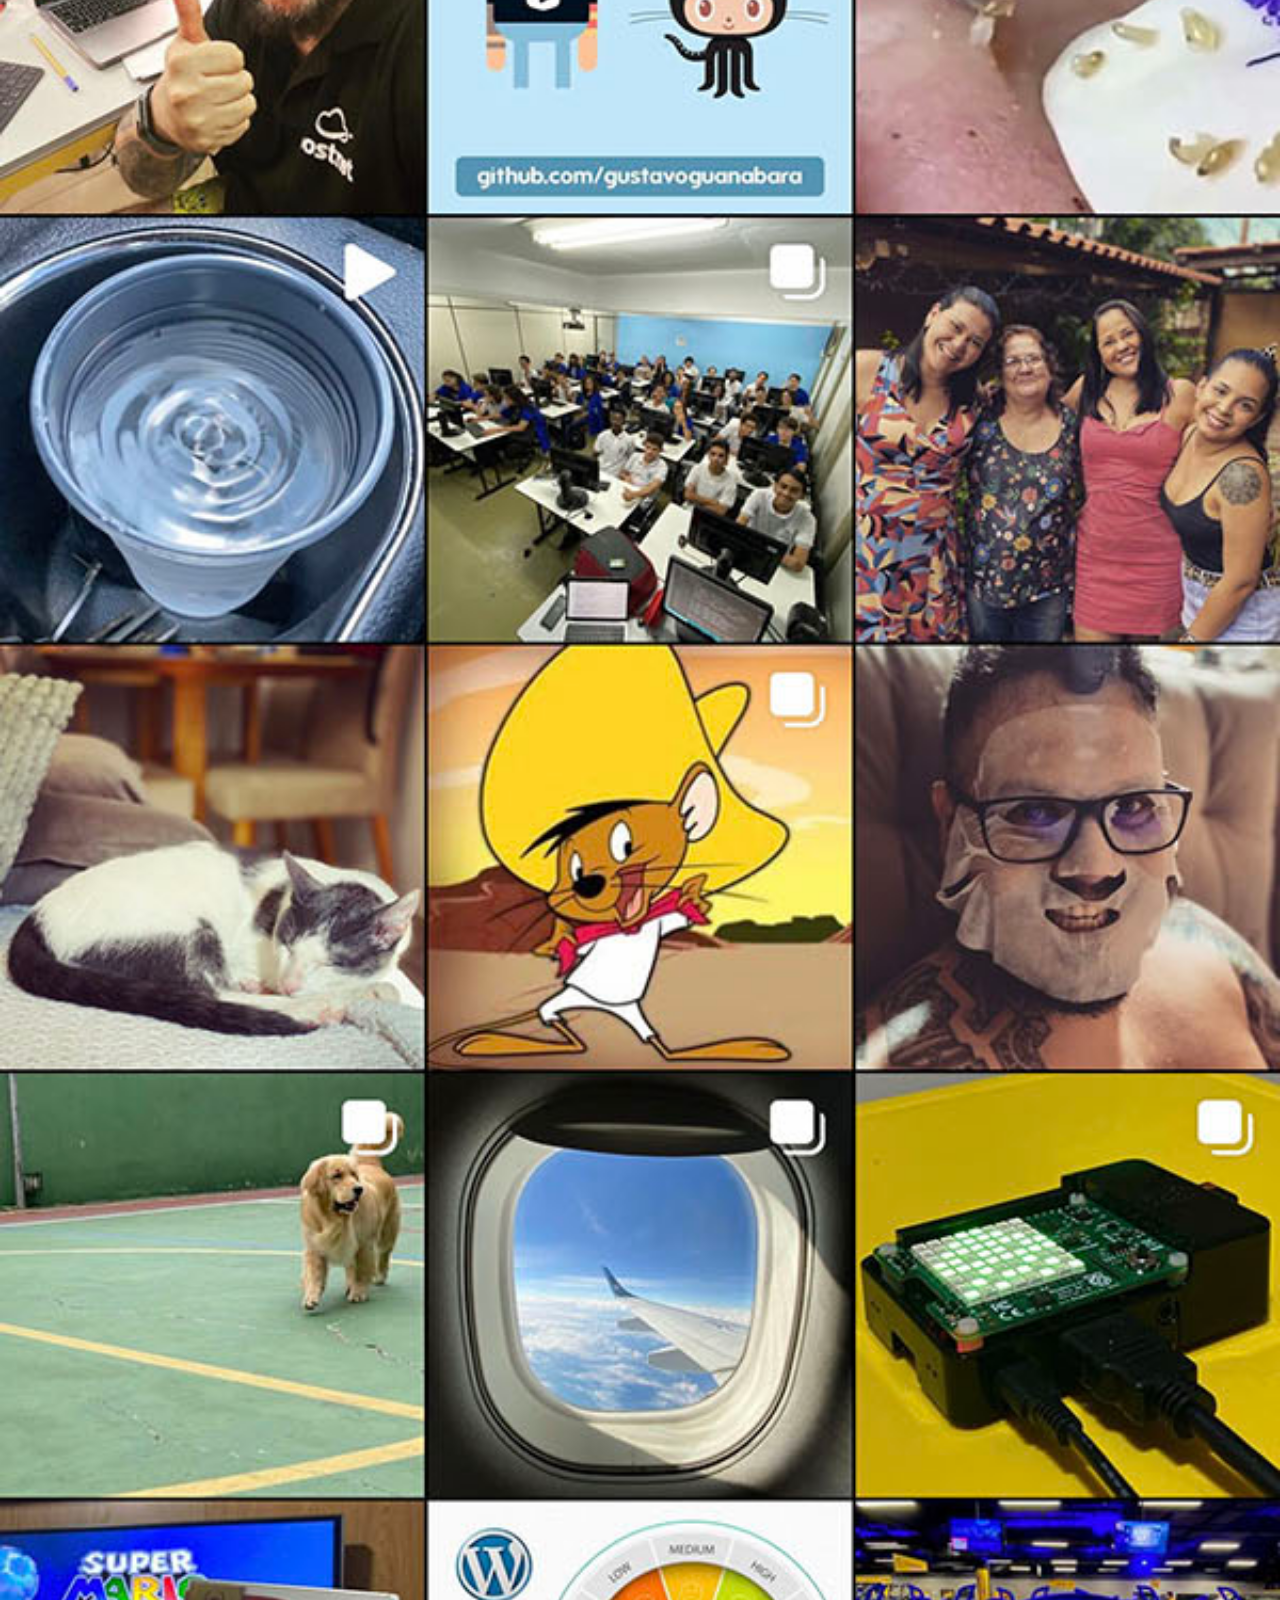
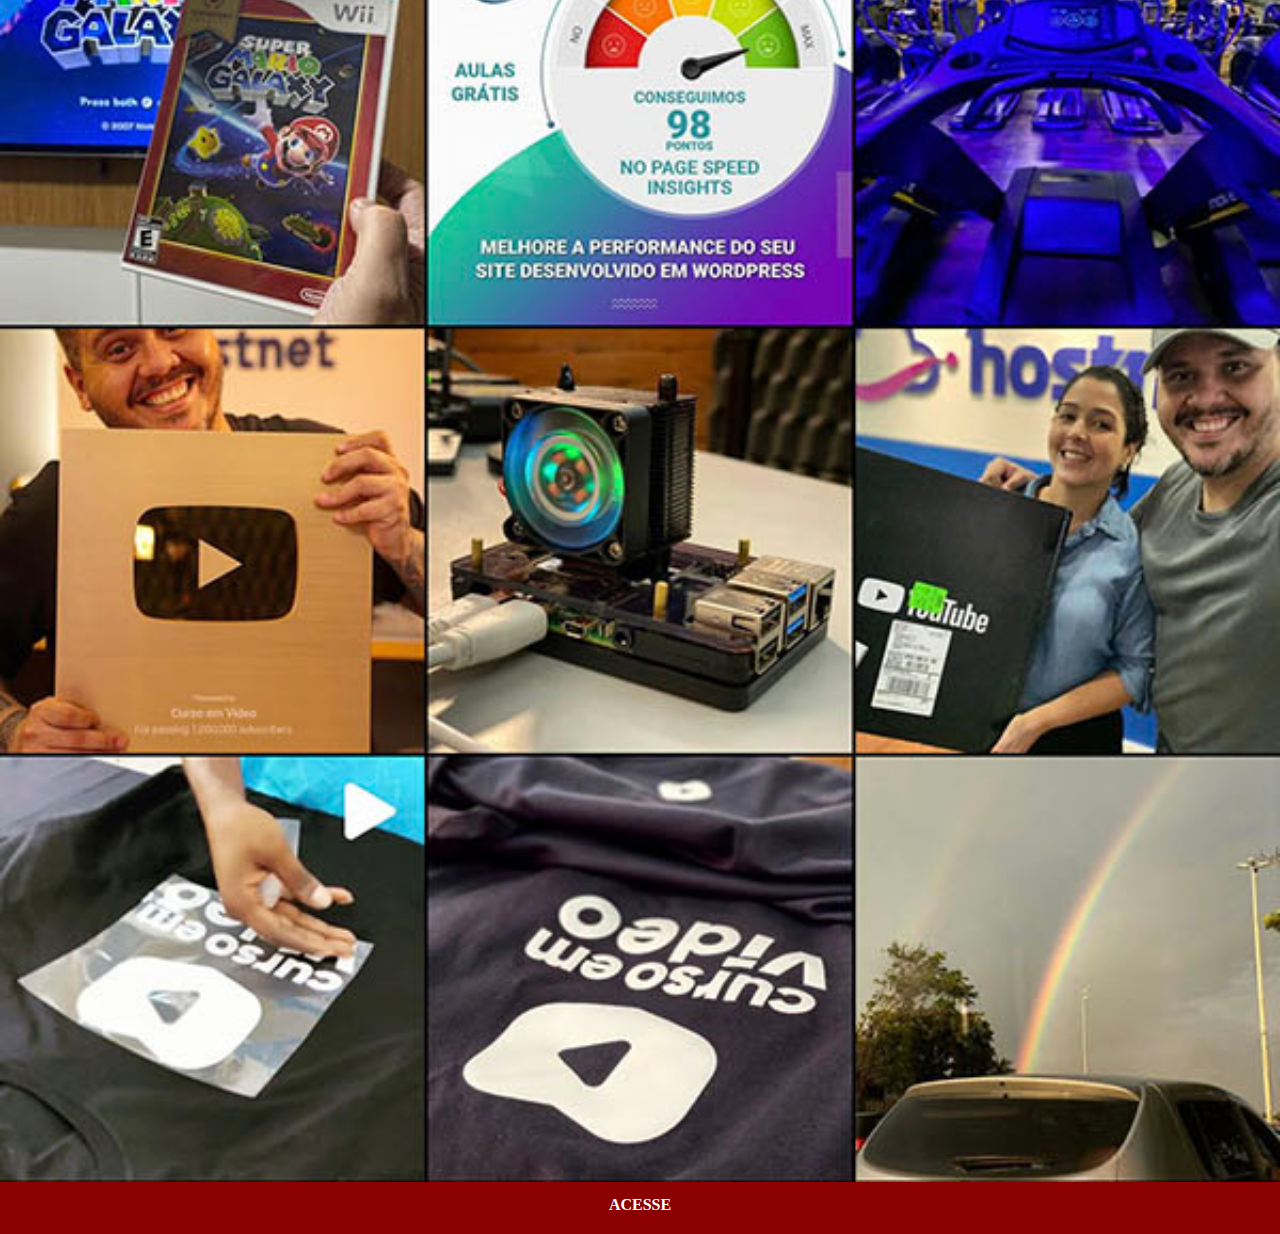
<file: telas/instagram.html>
<!DOCTYPE html>
<html lang="pt-br">
<head>
    <meta charset="UTF-8">
    <meta name="viewport" content="width=device-width, initial-scale=1.0">
    <title>Document</title>
    <link rel="stylesheet" href="../estilo/social.css">
</head>
<body>
    <img src="../imagens/tela-instagram.jpg" alt="">
    <a href="https://www.instagram.com/gustavoguanabara/">ACESSE</a>
    
</body>
</html>
</file>
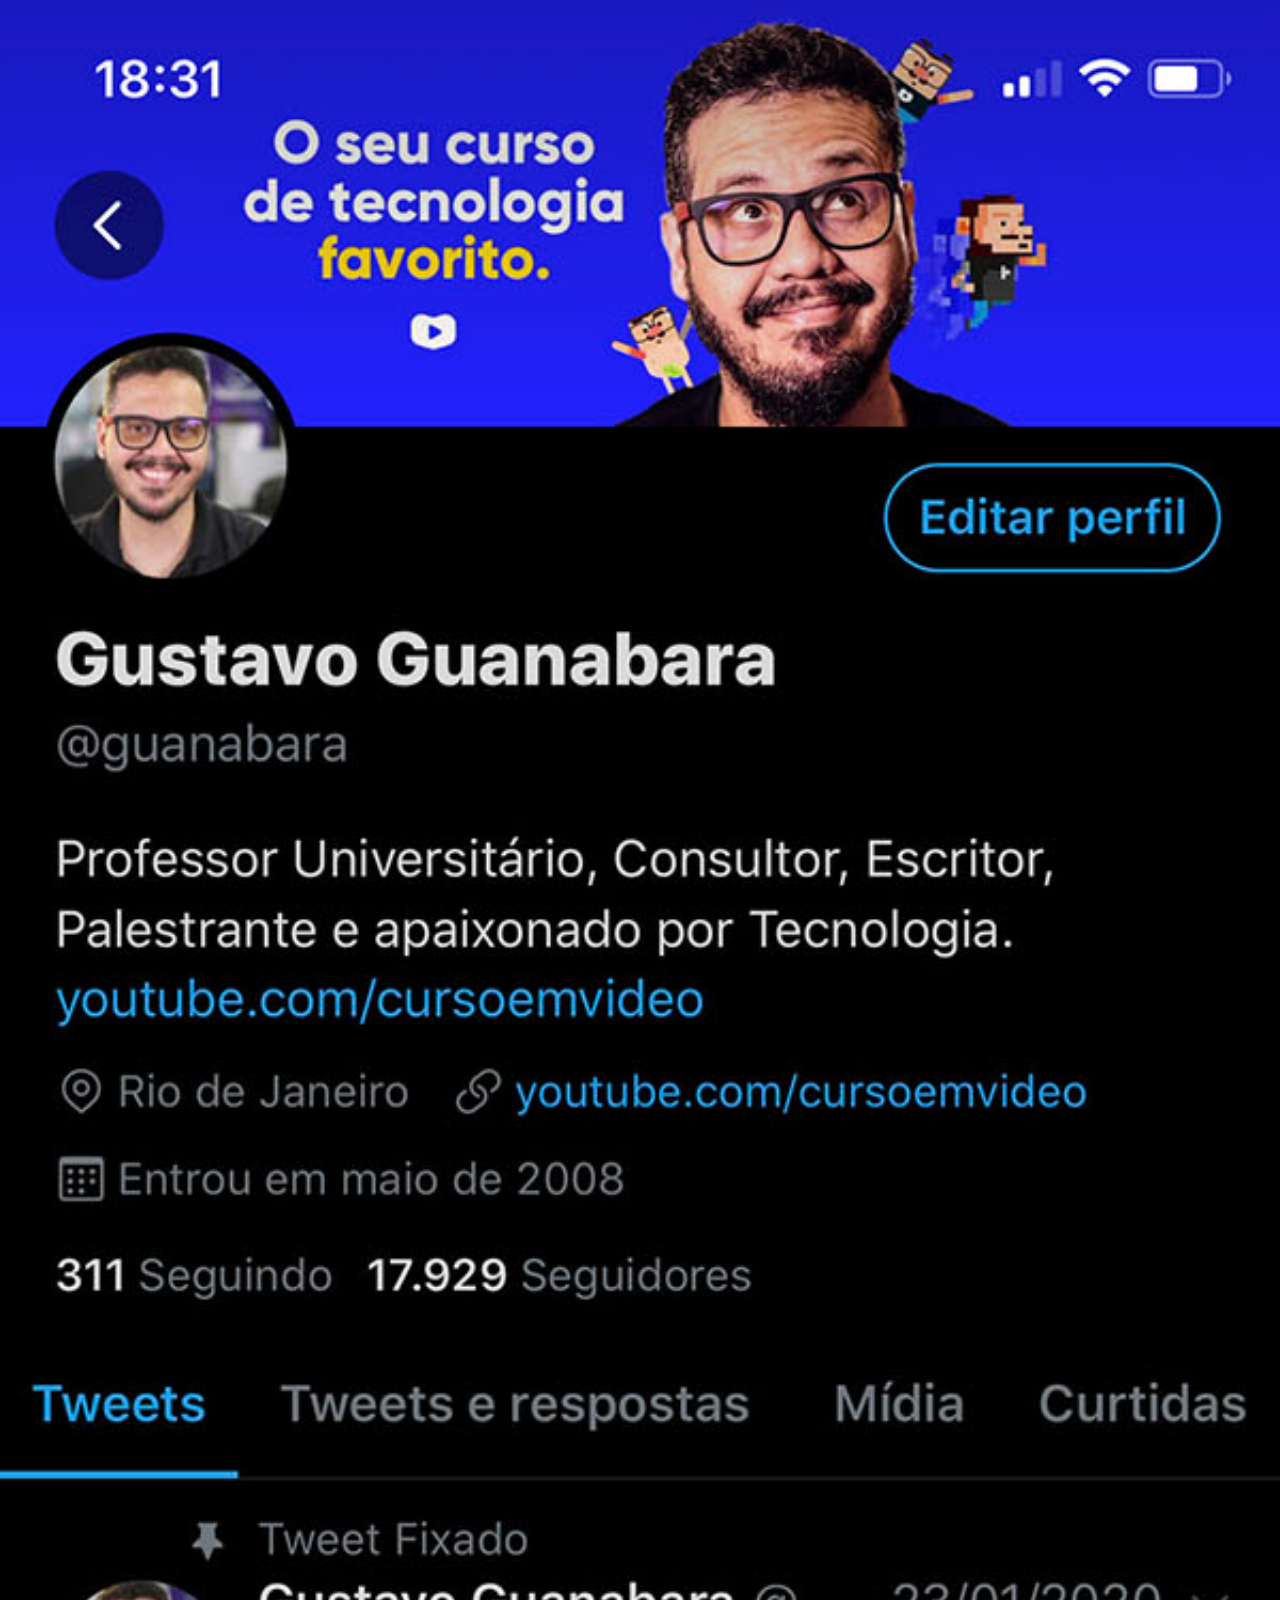
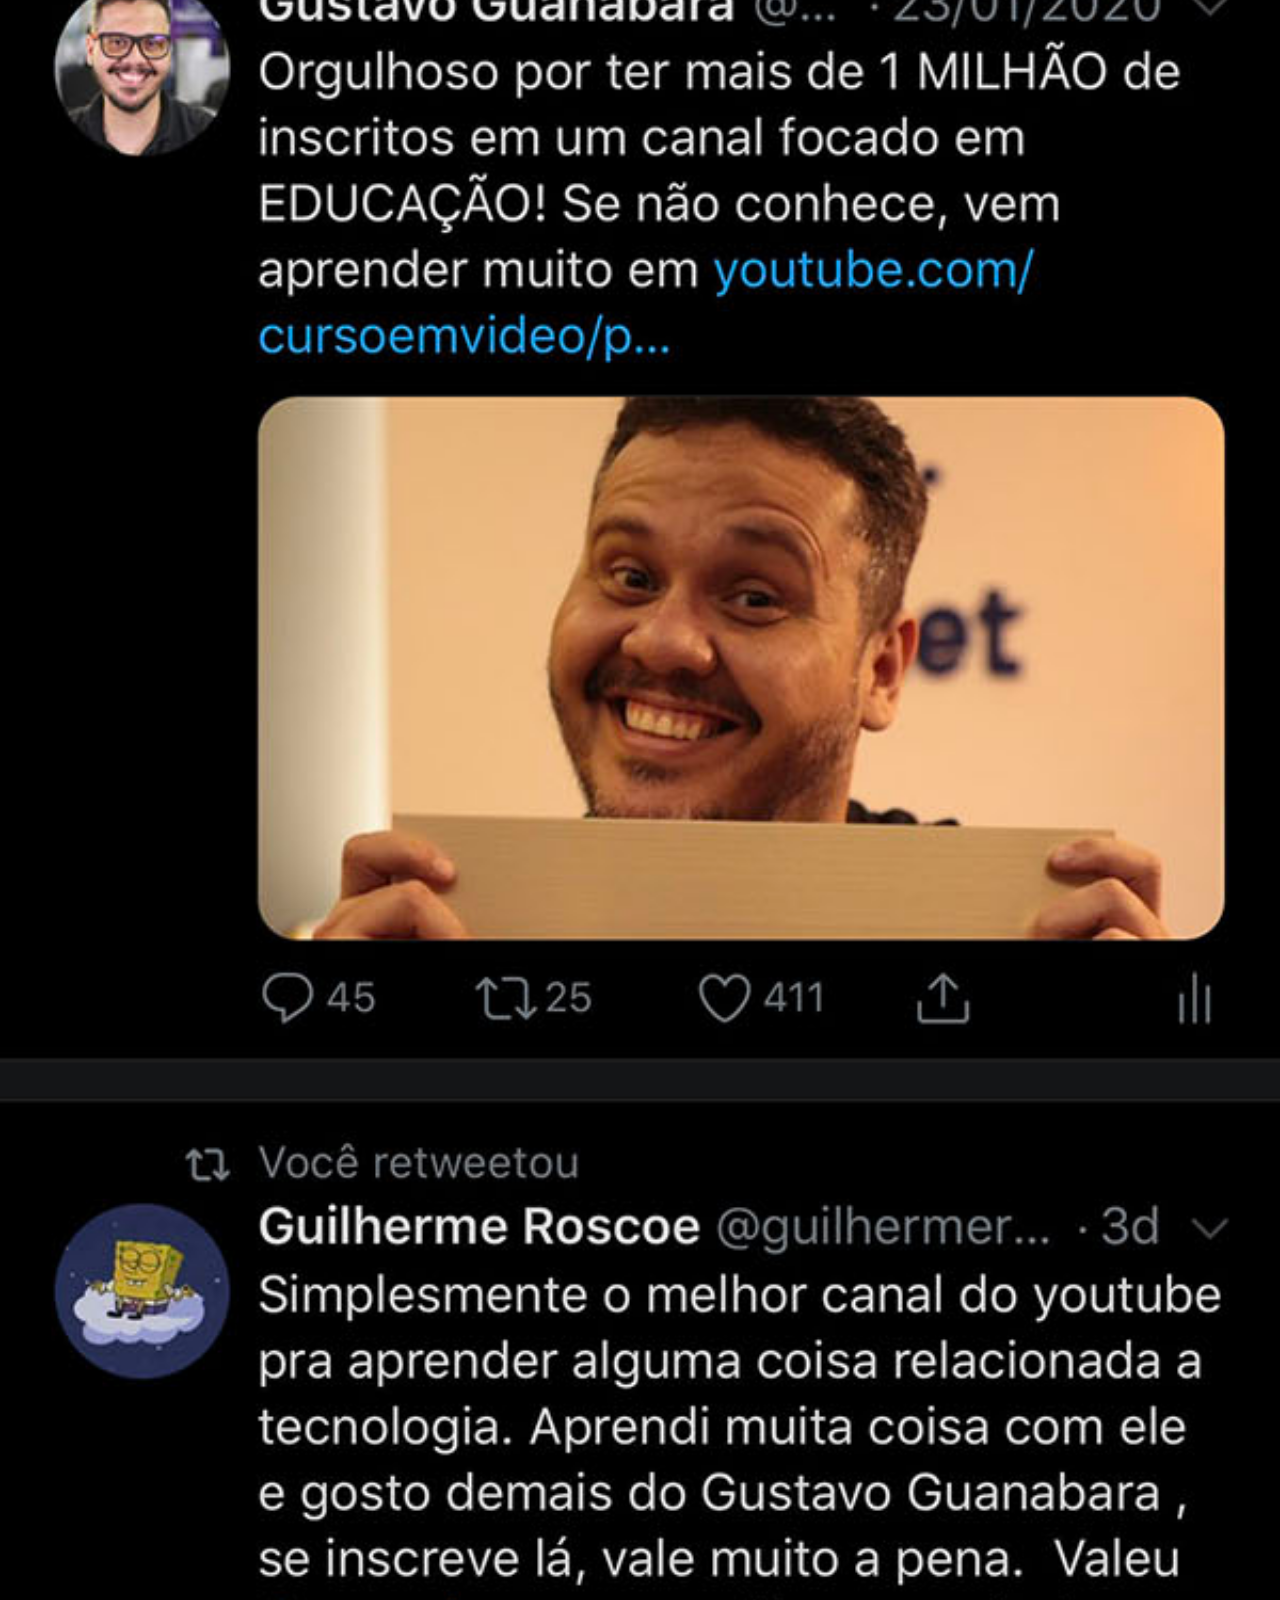
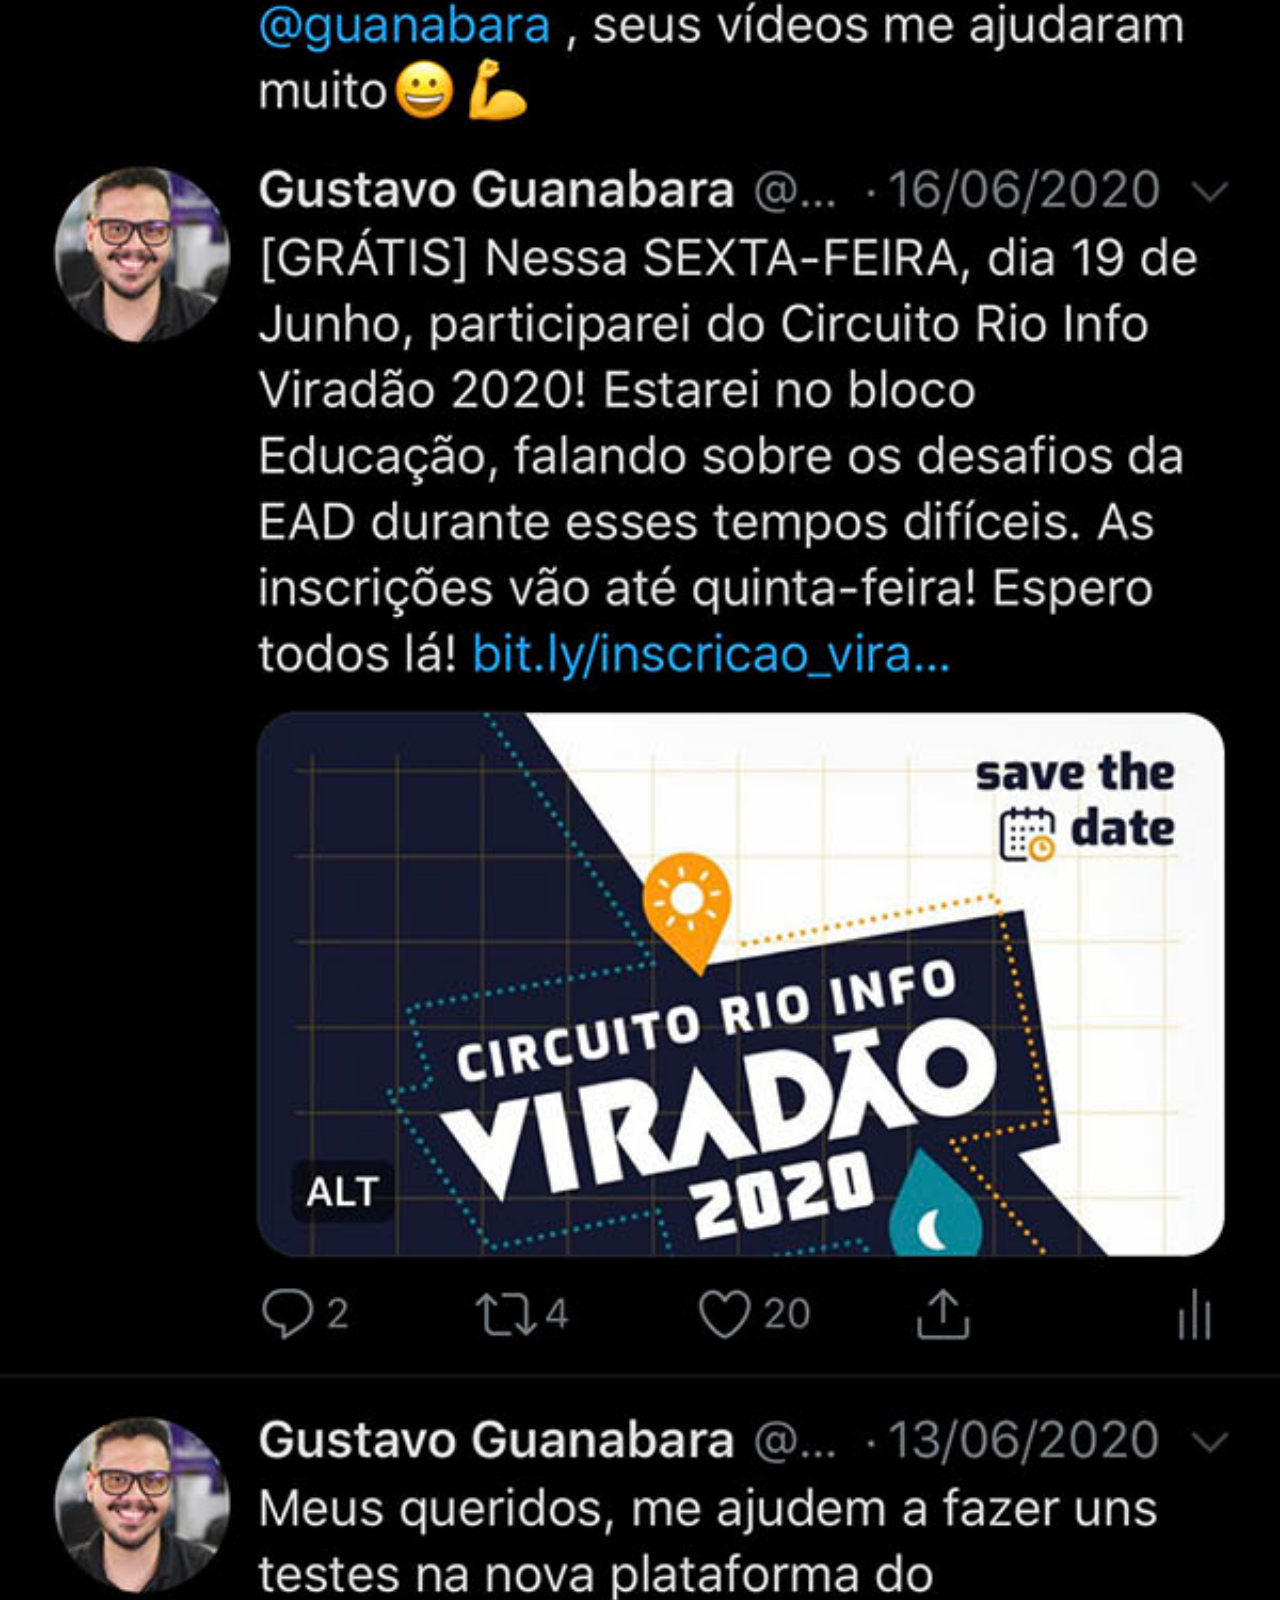
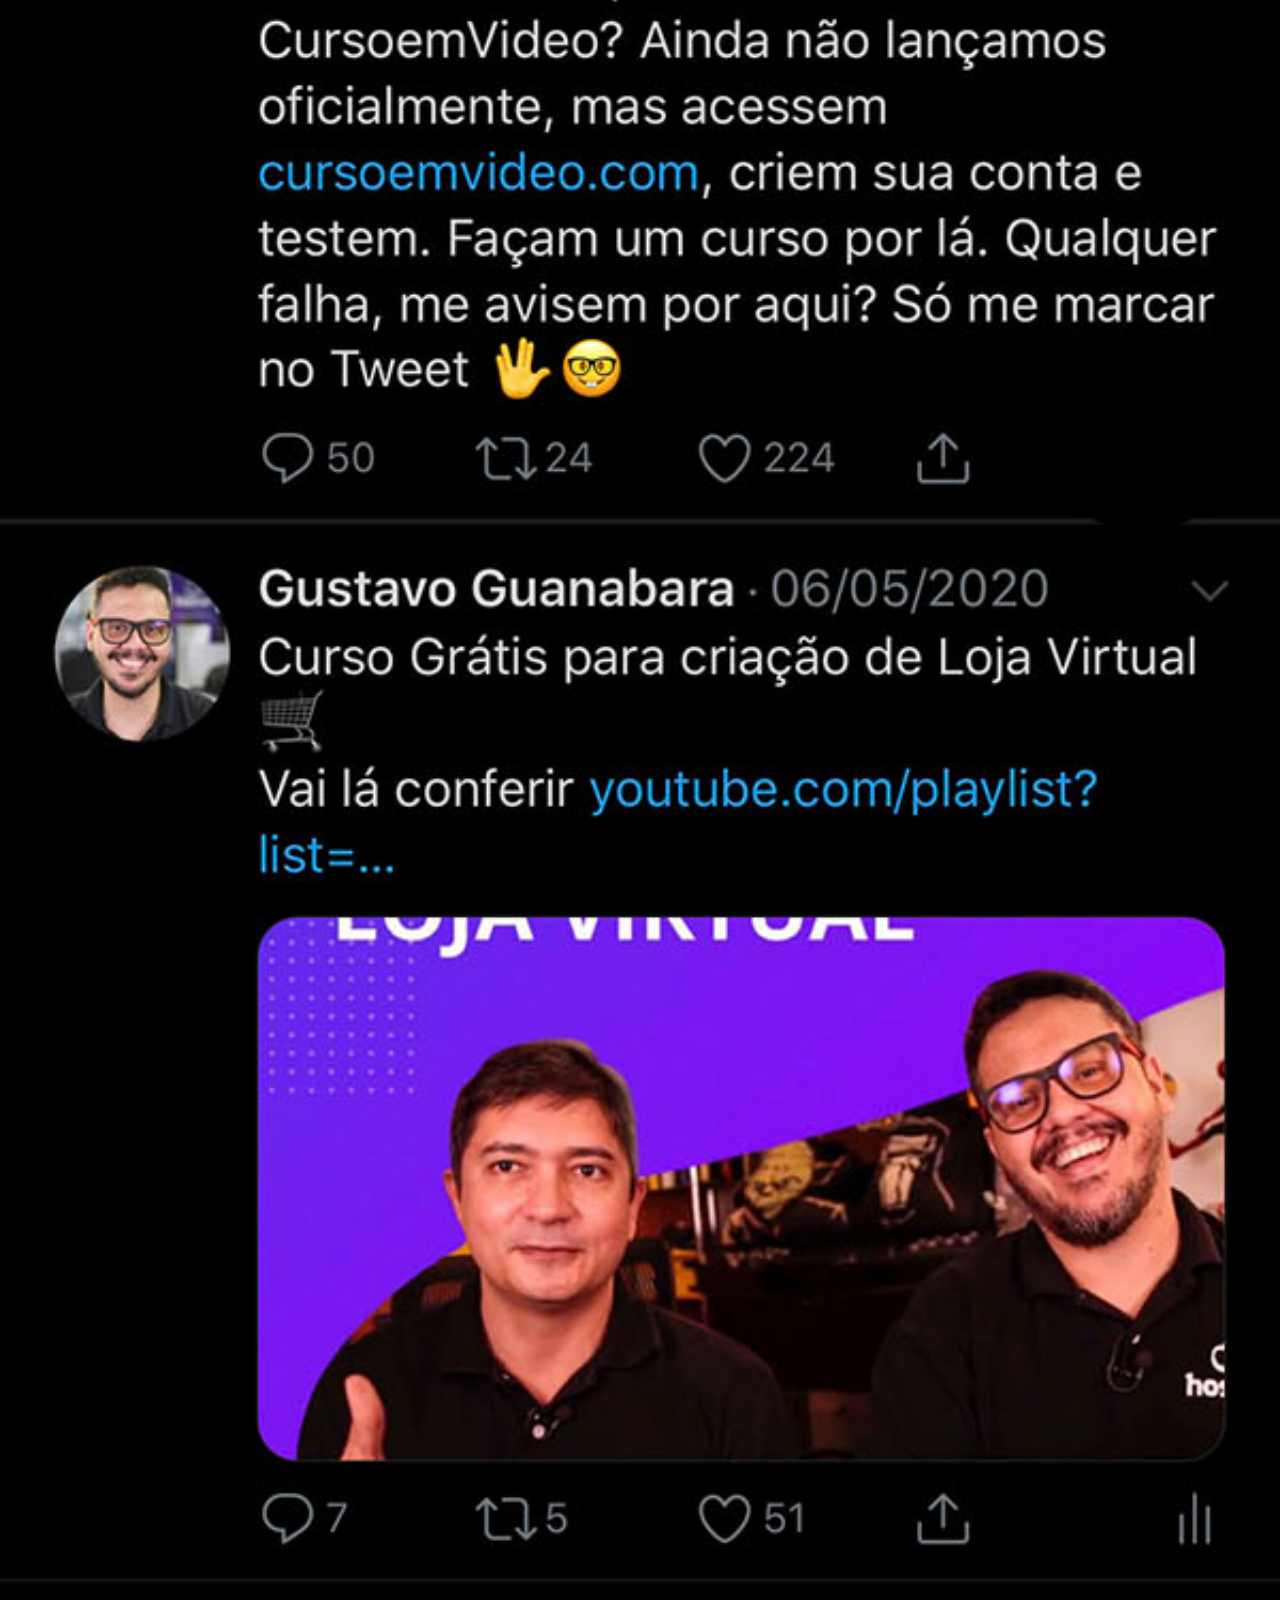
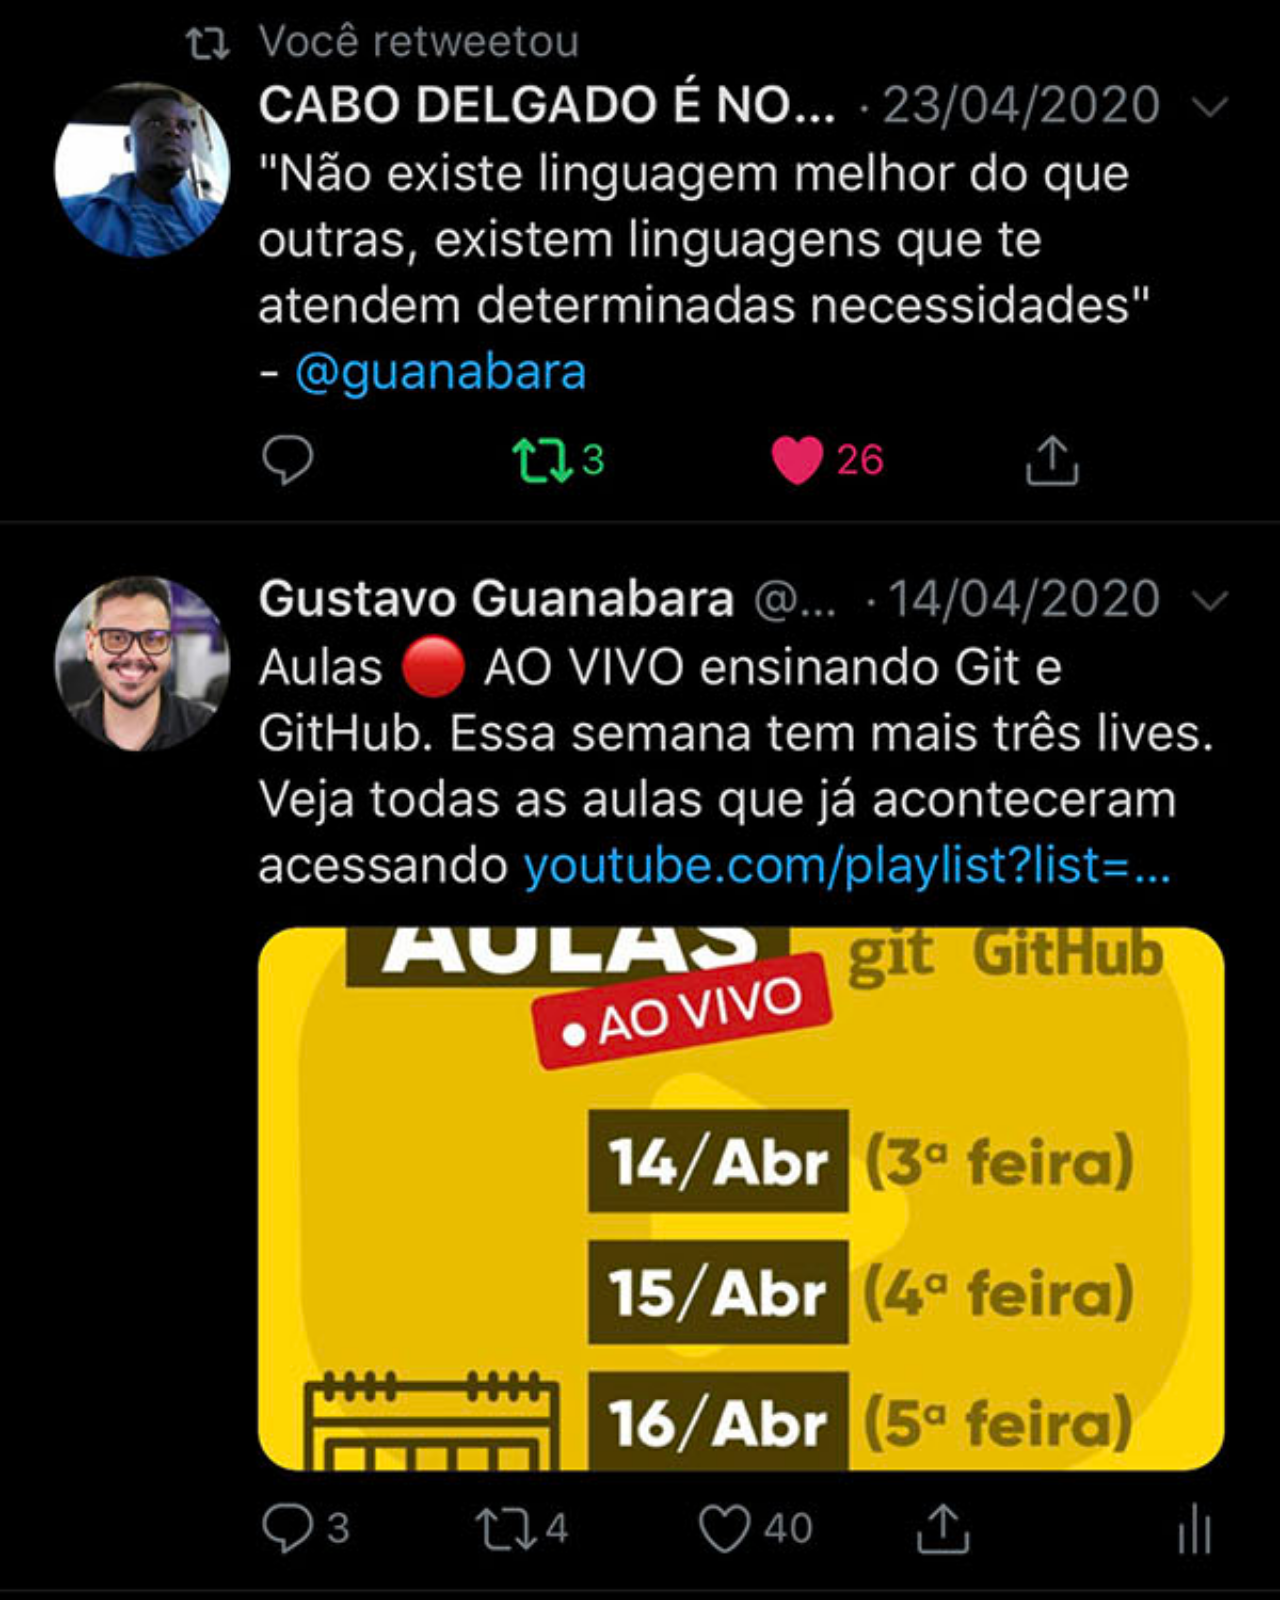
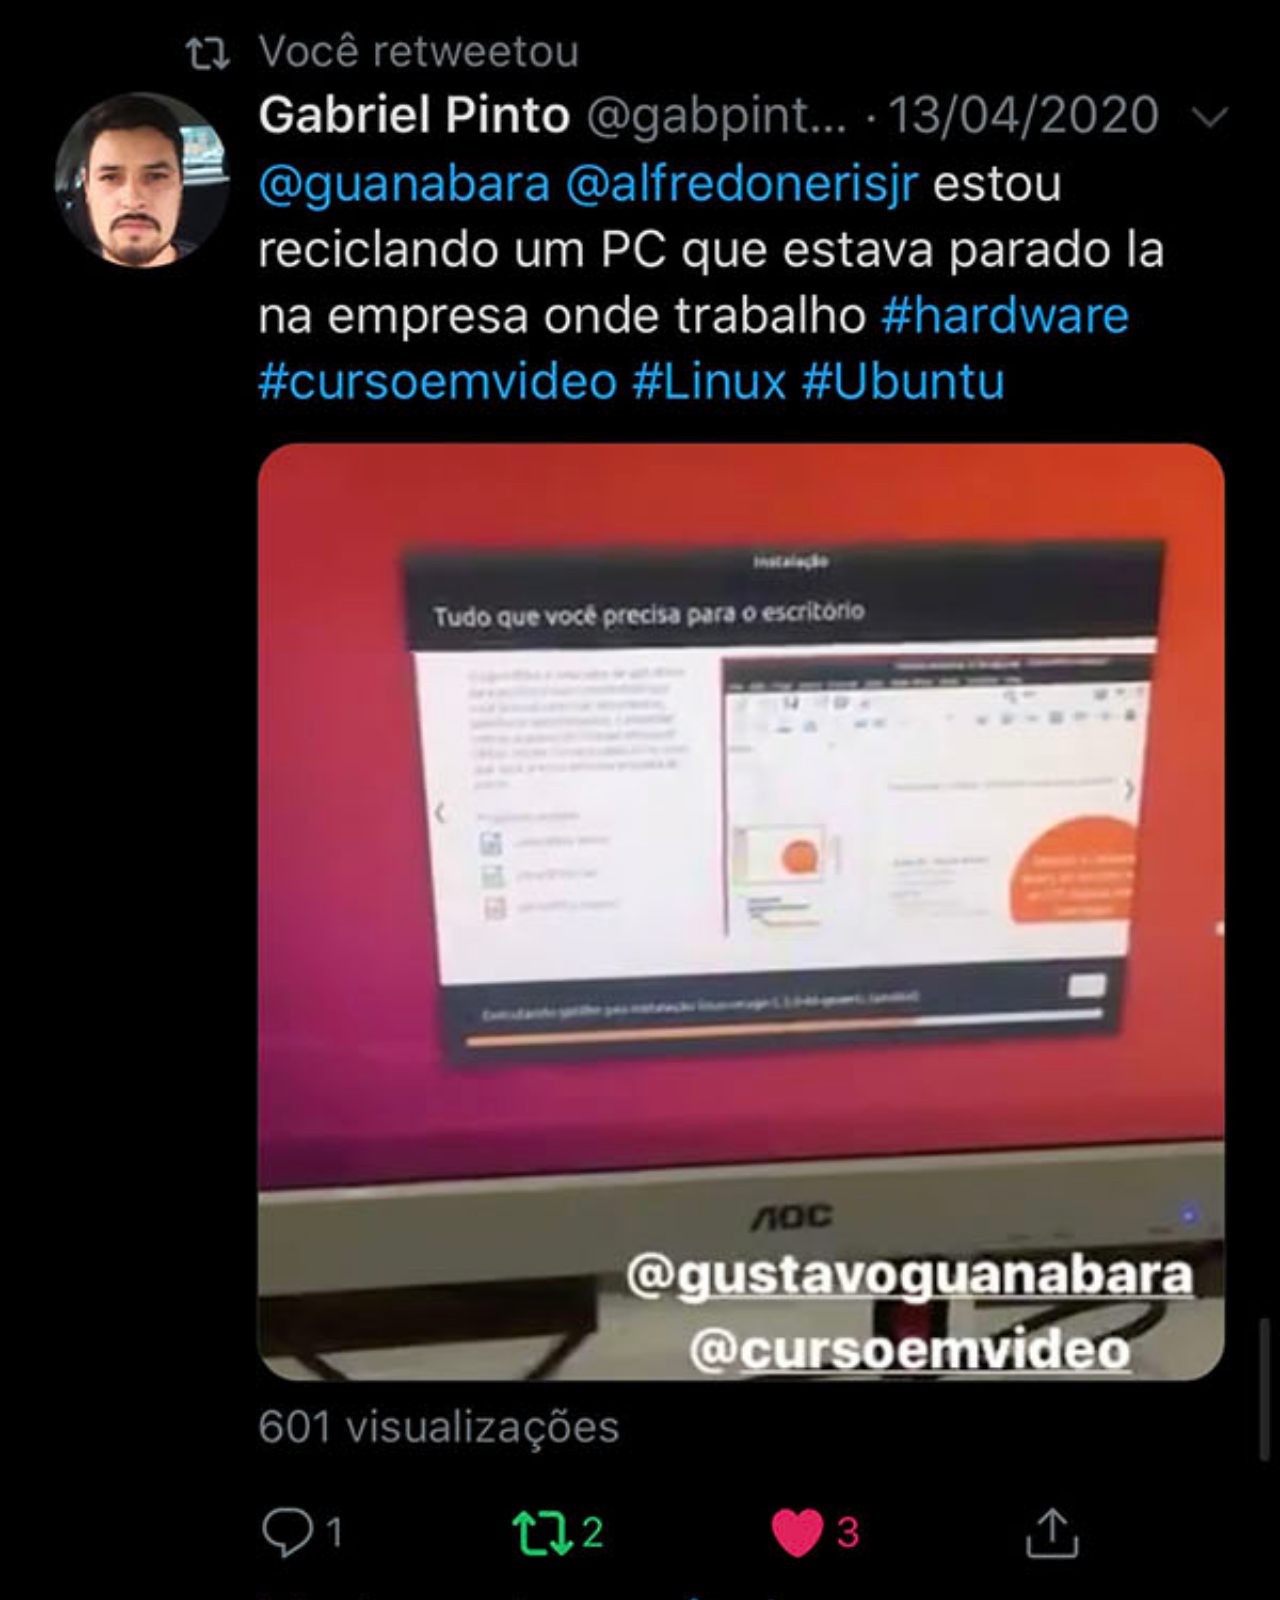
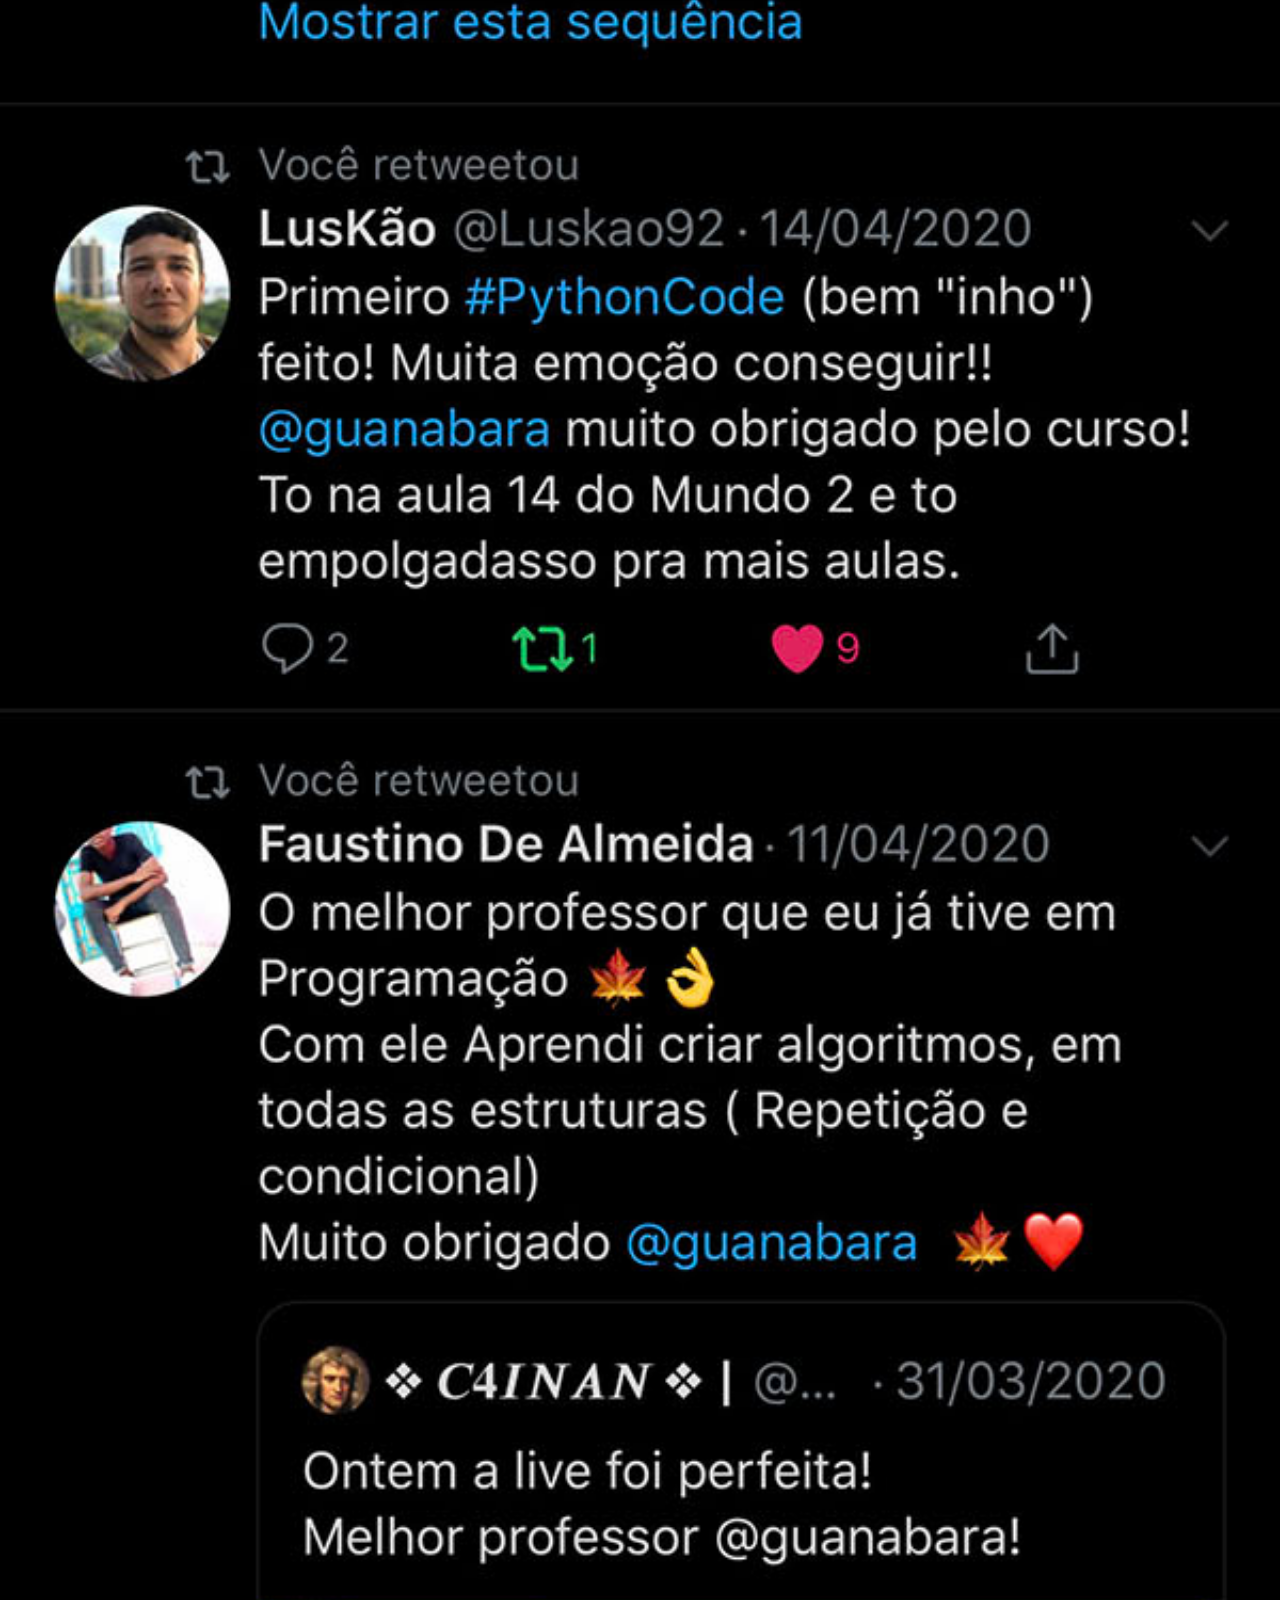
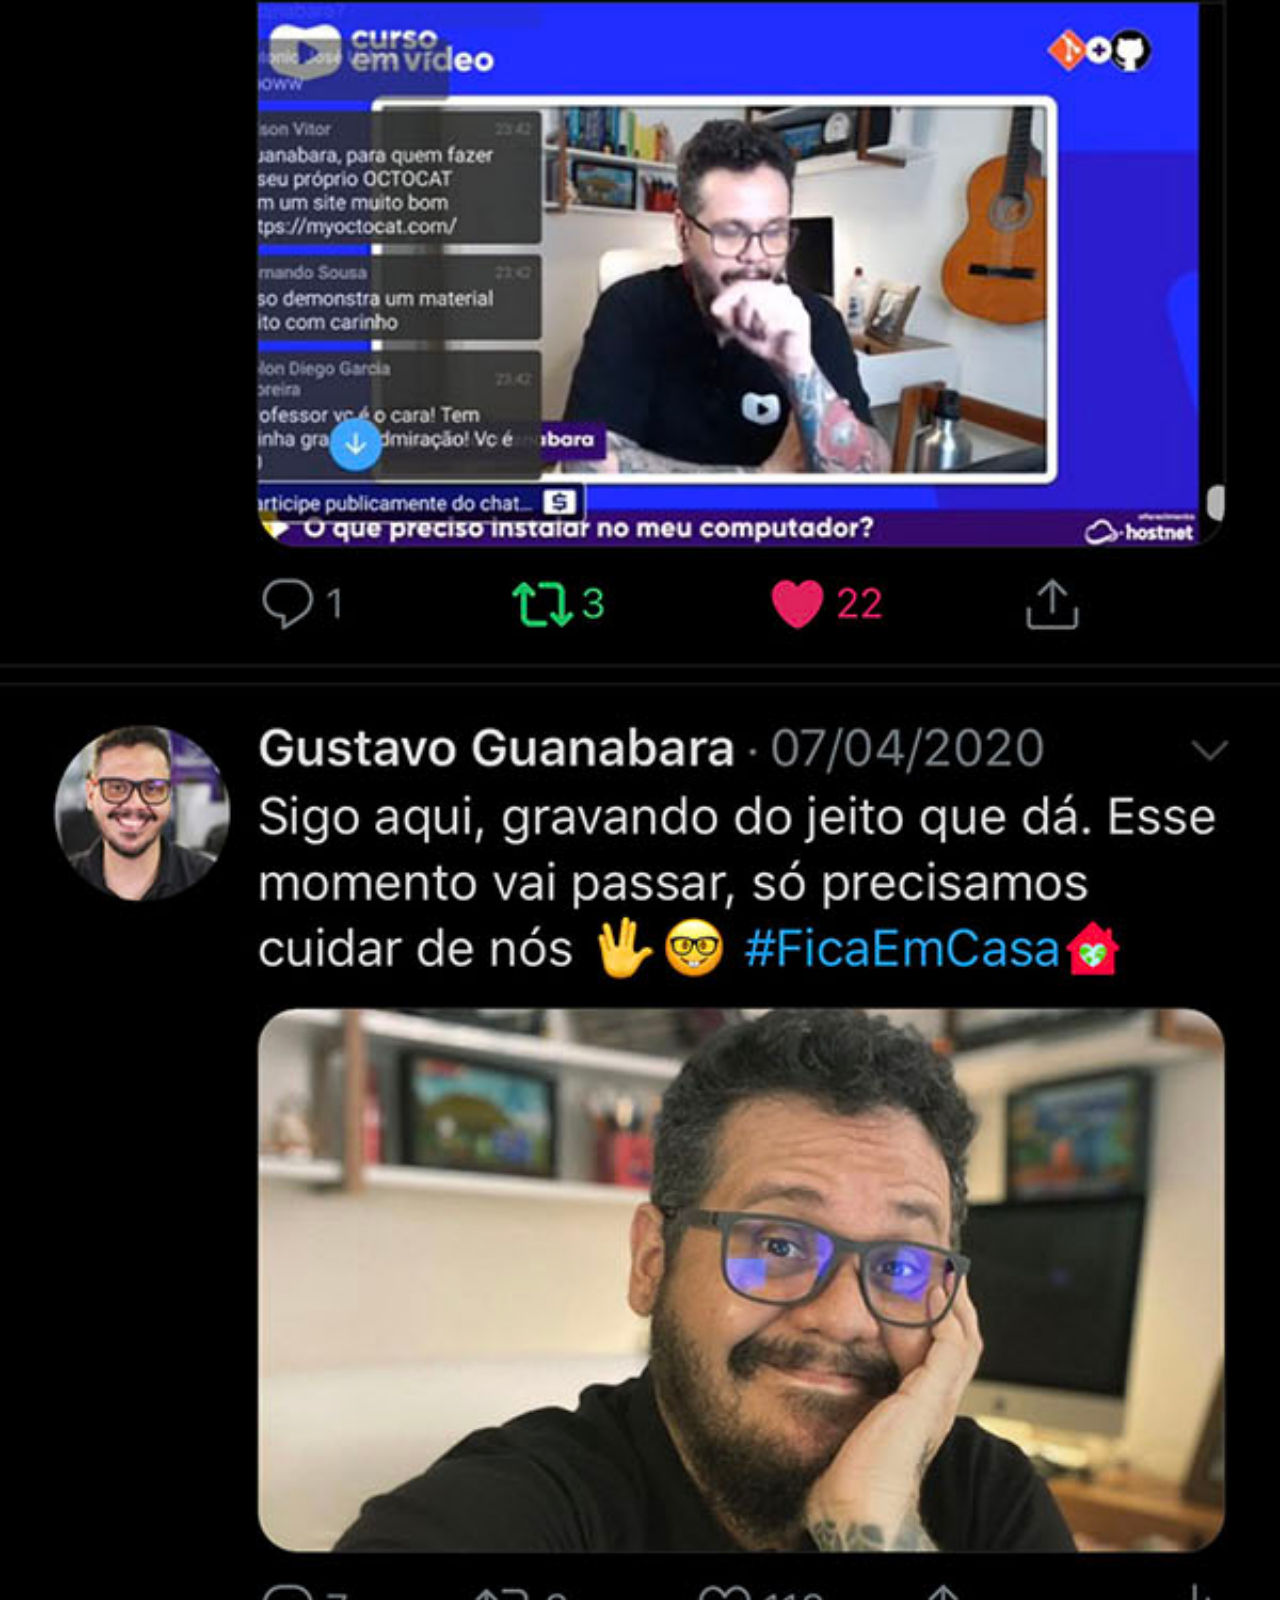
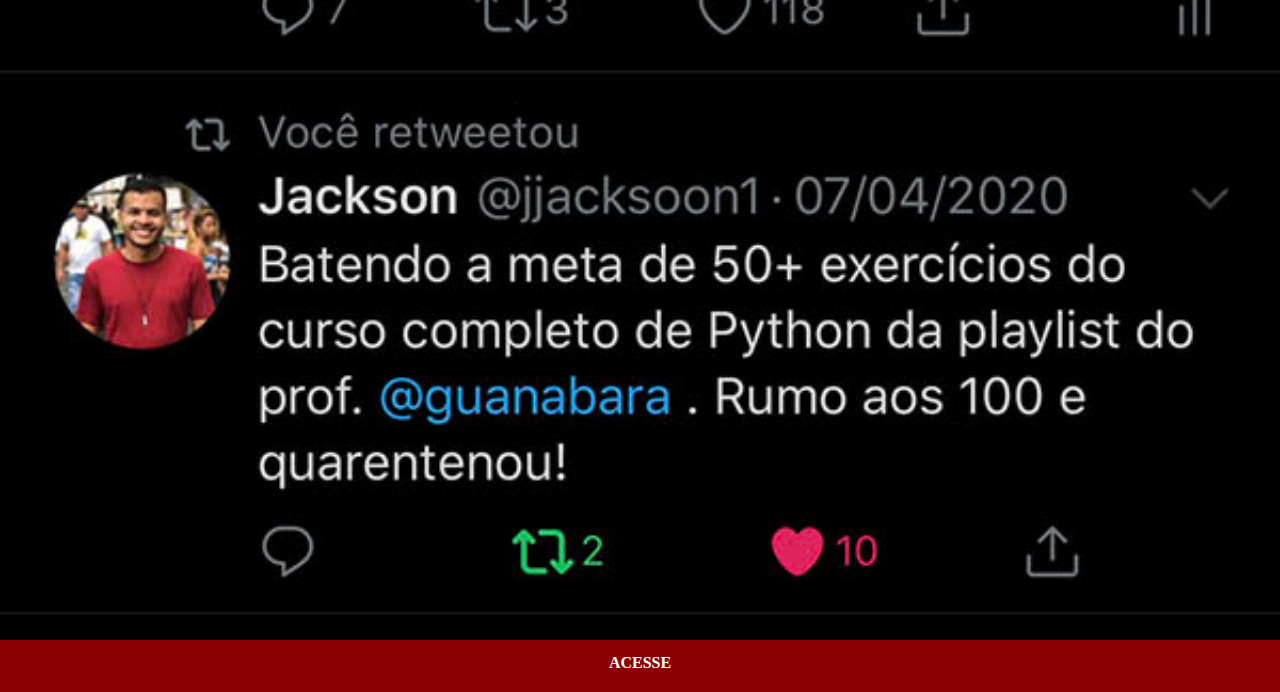
<file: telas/twitter.html>
<!DOCTYPE html>
<html lang="pt-br">
<head>
    <meta charset="UTF-8">
    <meta name="viewport" content="width=device-width, initial-scale=1.0">
    <link rel="stylesheet" href="../estilo/social.css">
    <title>Document</title>
</head>
<body>
    <img src="../imagens/tela-twitter.jpg" alt="">
    <a href="">ACESSE</a>
</body>
</html>
</file>
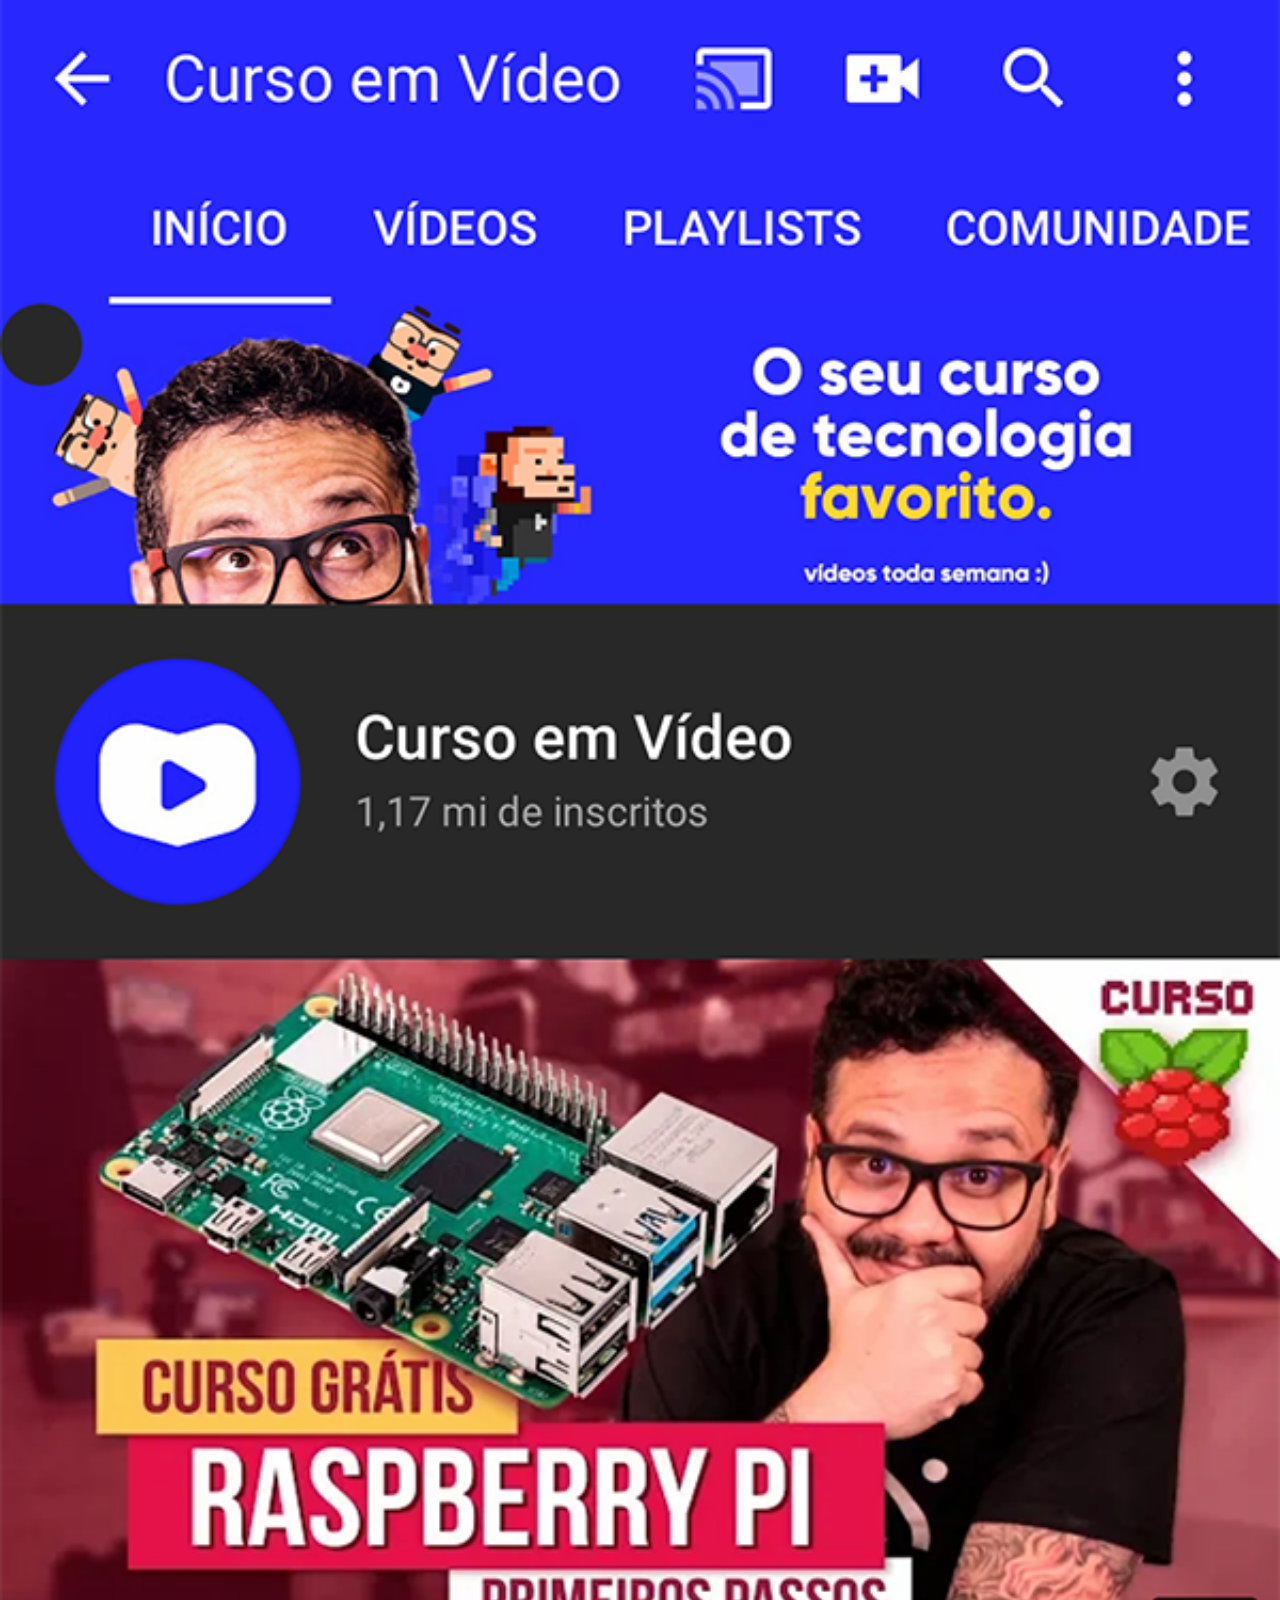
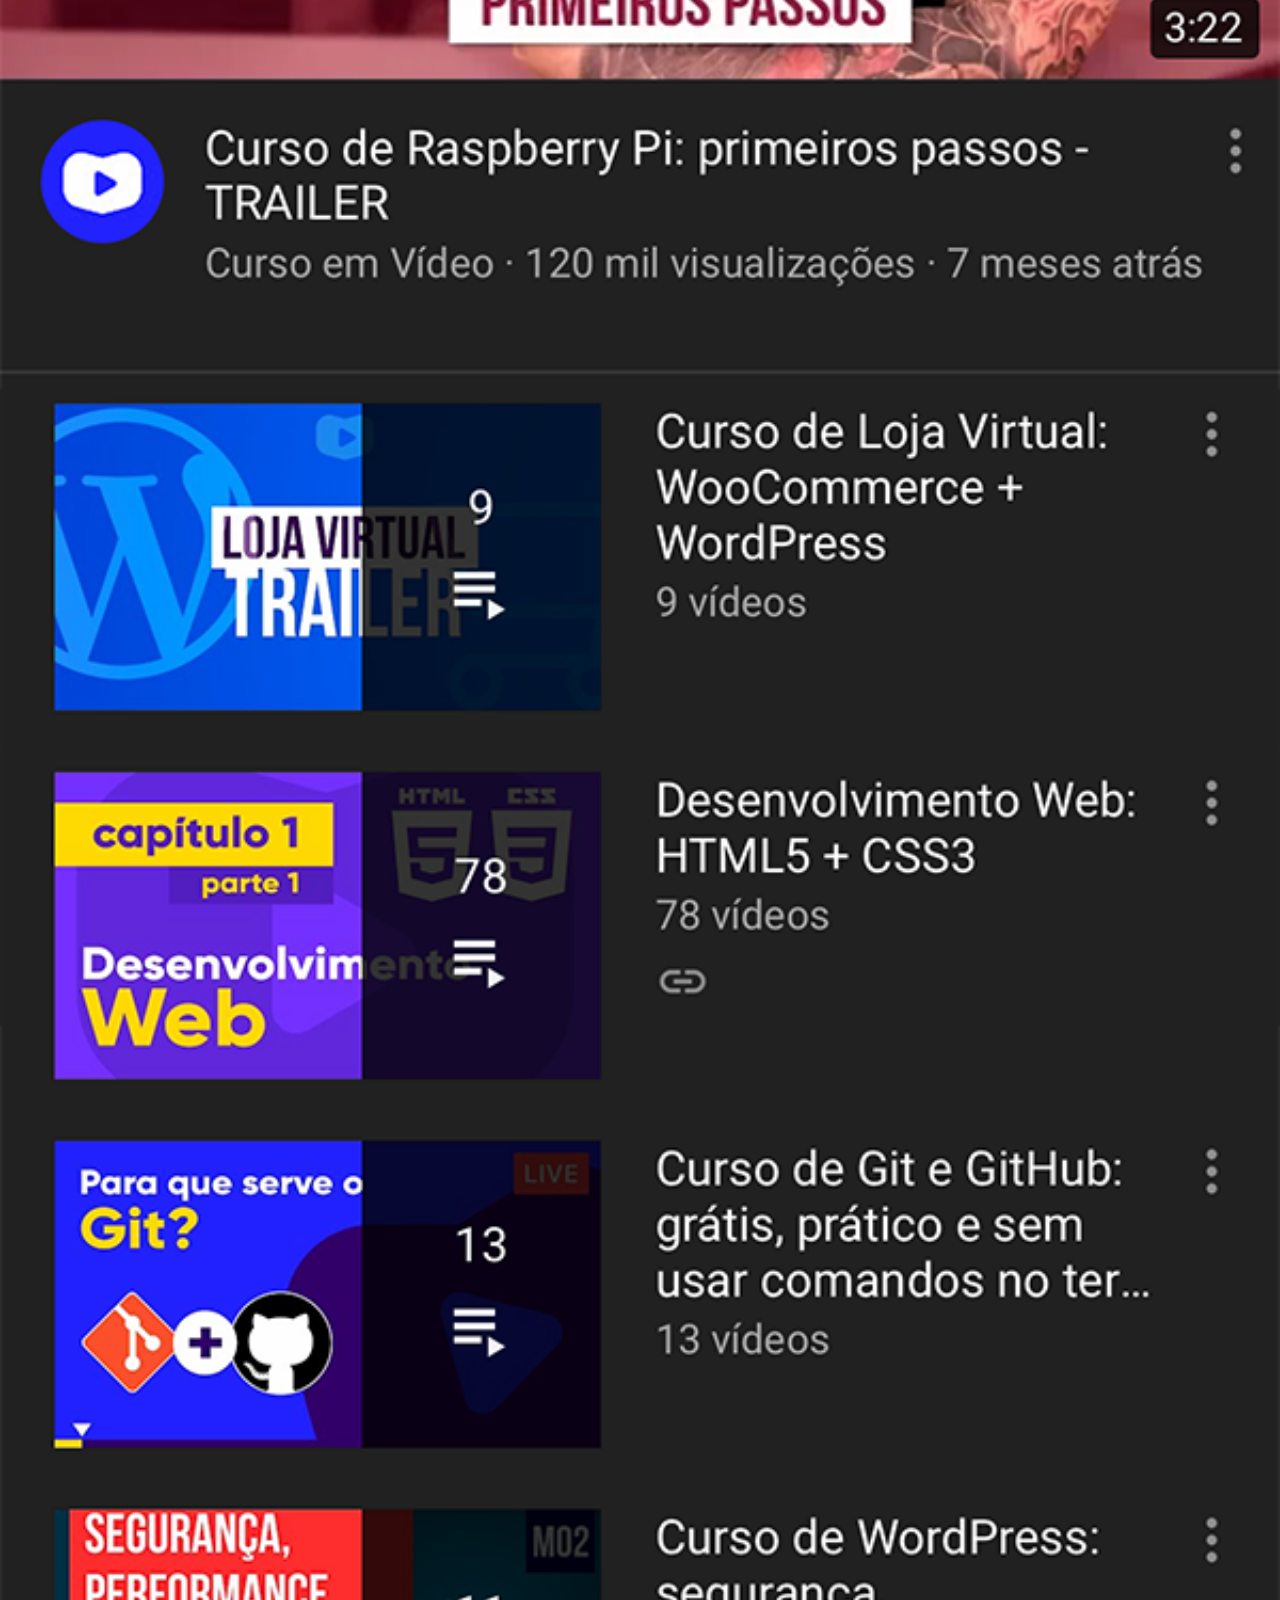
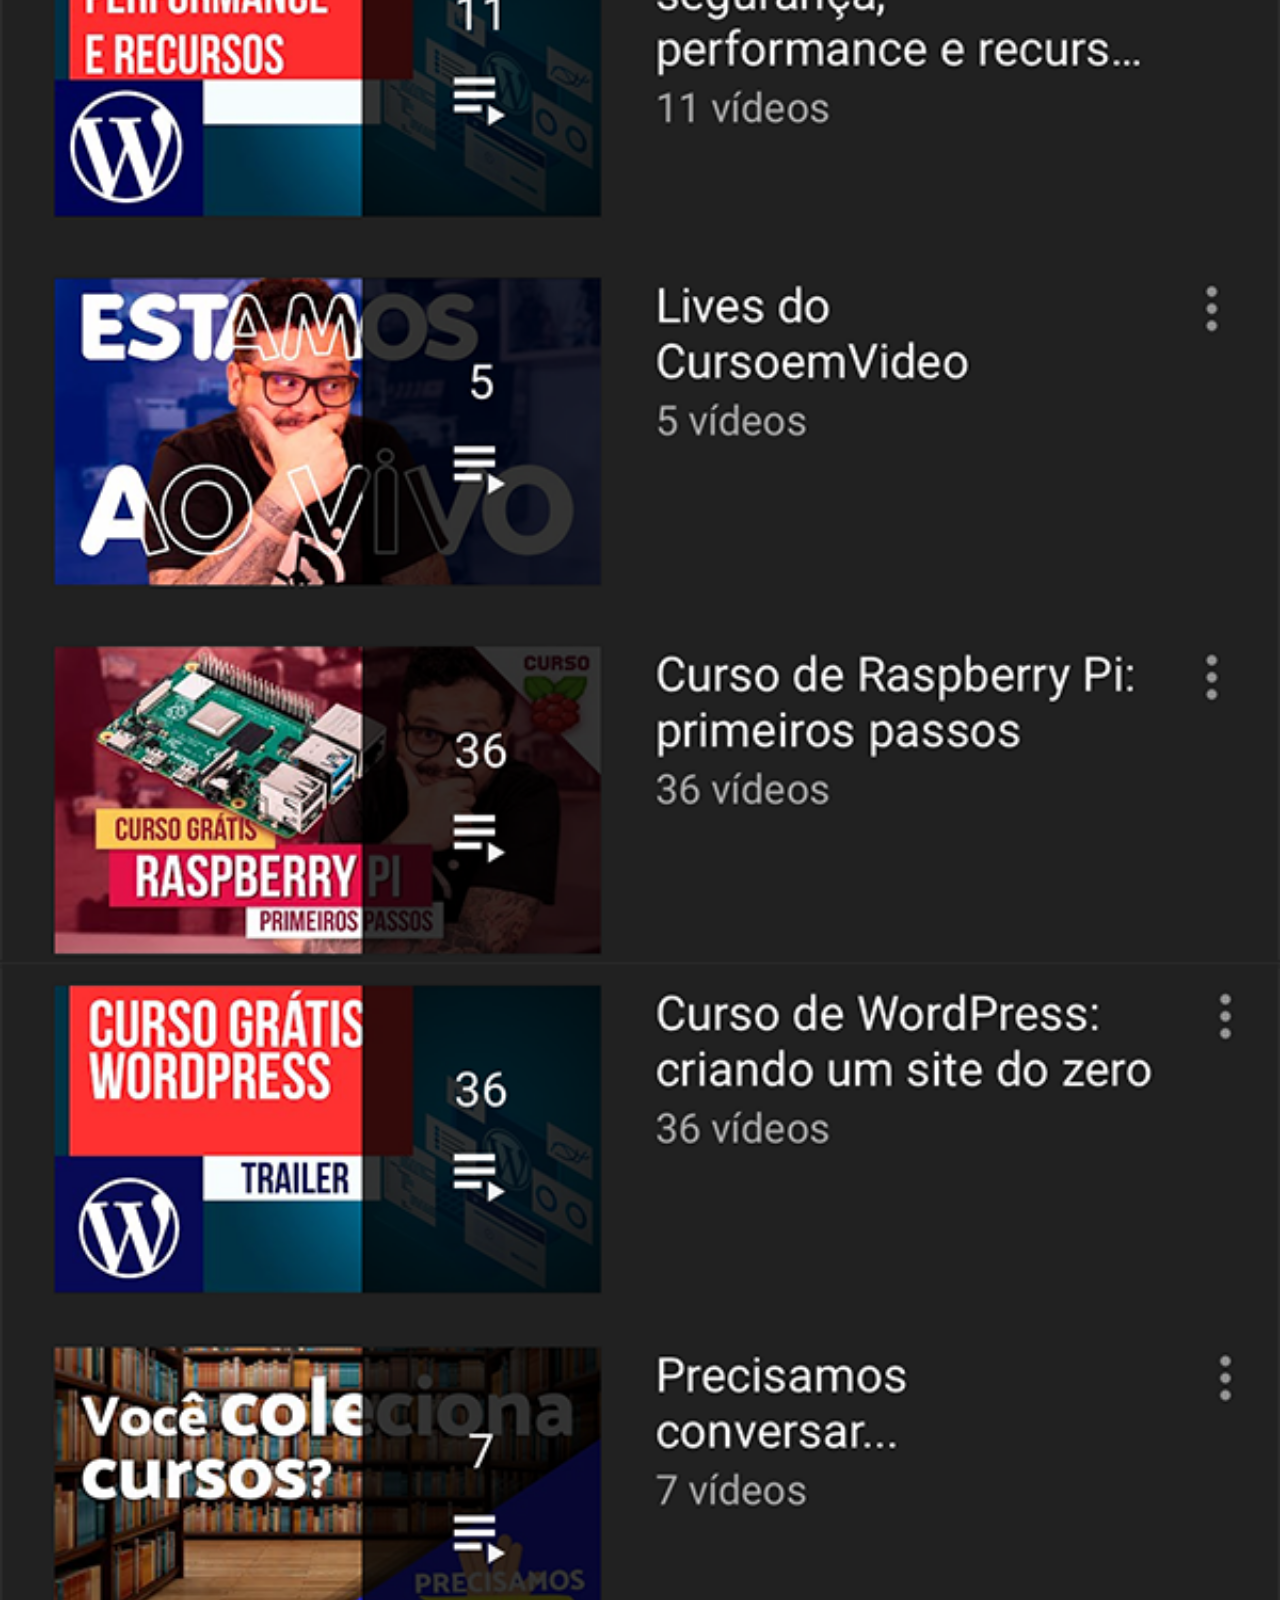
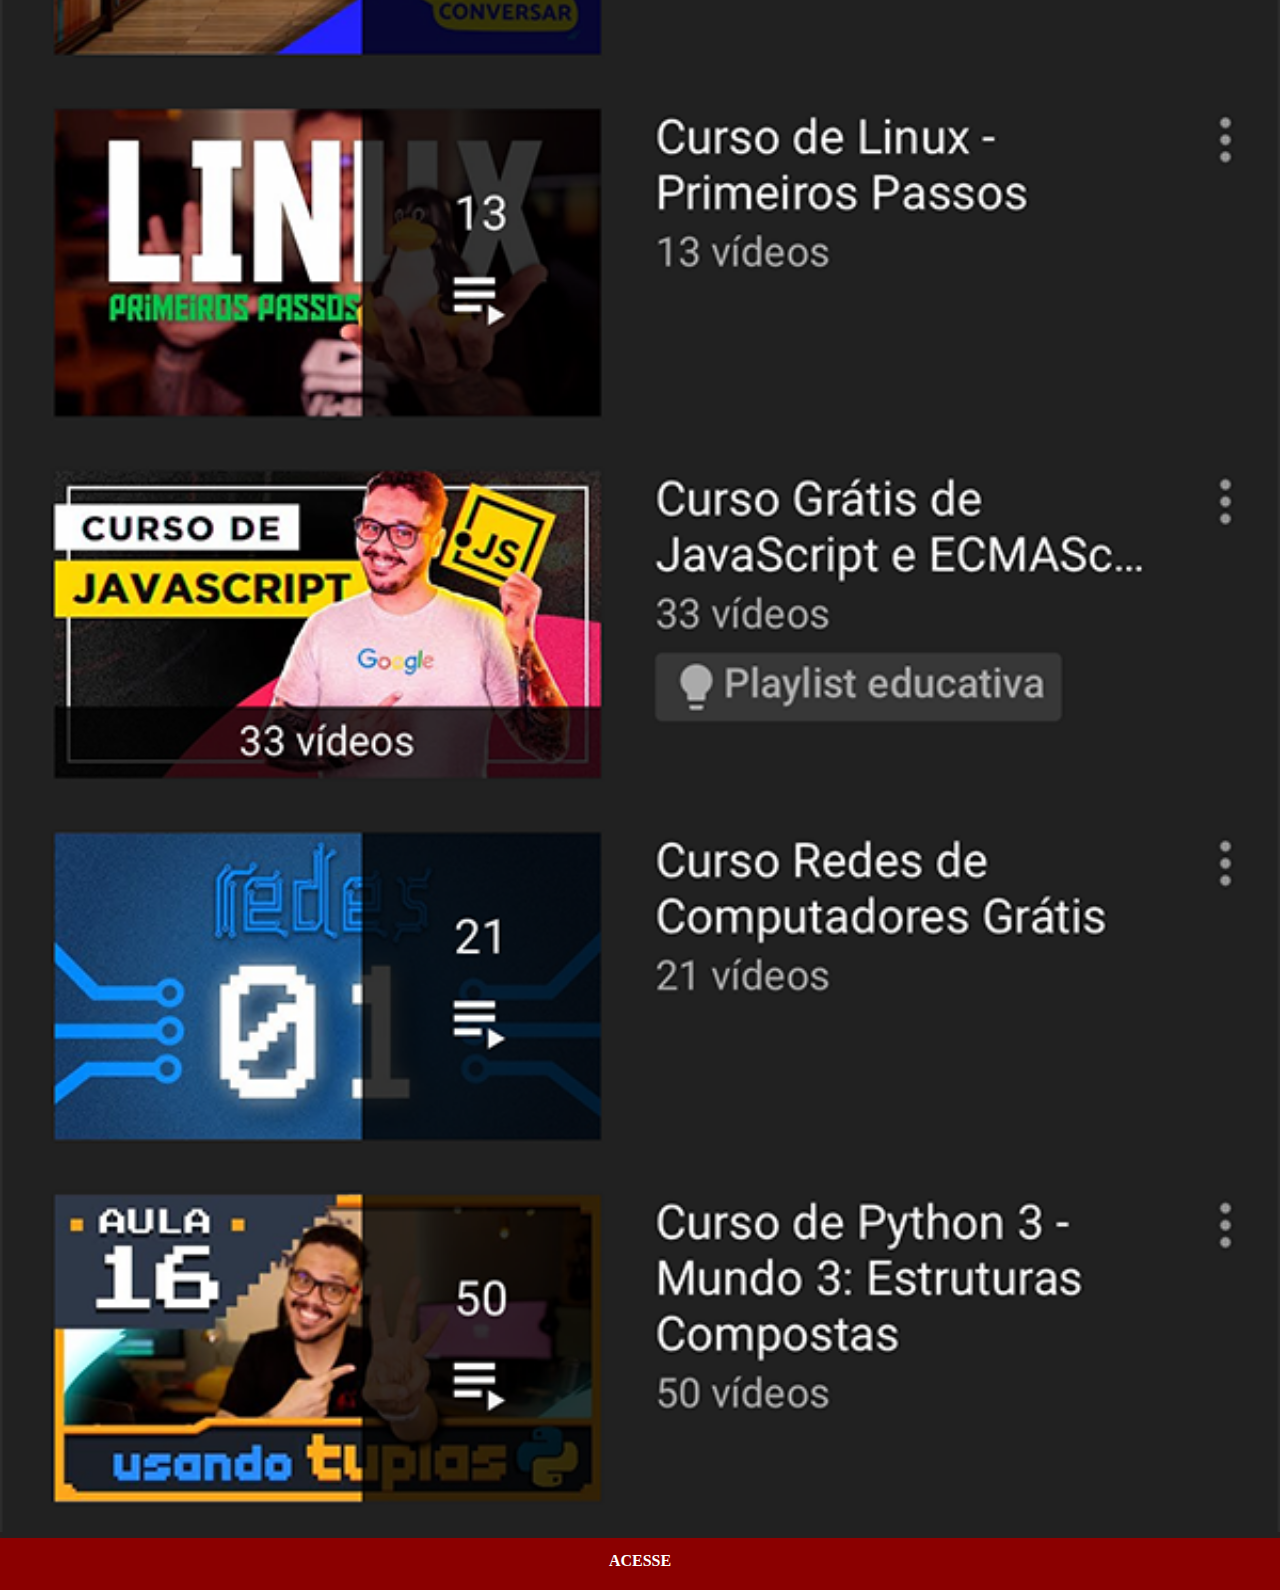
<file: telas/youtube.html>
<!DOCTYPE html>
<html lang="pt-br">
<head>
    <meta charset="UTF-8">
    <meta name="viewport" content="width=device-width, initial-scale=1.0">
    <title>Document</title>
    <link rel="stylesheet" href="../estilo/social.css">
</head>
<body>
    <img src="../imagens/tela-youtube.png" alt="">
    <a href="yotube.com/user/cursoemvideo/playlists" target="_blank">ACESSE</a>
</body>
</html>
</file>
<file: estilo/style.css>
@charset "UTF-8";

*{
    margin: 0px;
    padding: 0px;
    font-family: Arial, Helvetica, sans-serif;
}

html, body{
    height: 100vh;
    width: 100vw;
    background-color: black;
}

body{
    background-image: url('../imagens/fundo-madeira.jpg');
    background-position: top center;
    background-size: cover;
    background-repeat: no-repeat;
    background-attachment: fixed;
}

main{
    height: 100vh;
    position: relative;
    
}

section#telefone{
    position: absolute;
    top: 50%;
    left: 50%;
    height: 627px;
    width: 311px;
    
    transform: translate(-50%, -50%);
    background-image: url('../imagens/frame-iphone.png');
    background-repeat: no-repeat;
}

iframe#tela{
    position: relative;
    top: 80px;
    left: 22px;
    height: 471px;
    width: 267px;
    
}

section#redes-sociais{
    text-align: right;
}

section#redes-sociais img{
    width: 50px;
    height: 50px;
    margin: 10px;
    border-radius: 50%;
    box-shadow: 2px 2px 5px rgba(0, 0, 0, 0.384);
    box-sizing: border-box;

}

section#redes-sociais img:hover{
    border: 2px solid rgba(255, 255, 255, 0.623);
    transform: translate(-3px, -3px);
    box-shadow: 5px 5px 10px rgba(0, 0, 0, 0.452);
    
    transition: transform  .3s, border 1s;
    
}
</file>
<file: estilo/social.css>
@charset "UTF-8";

*{
    margin: 0px;
    padding: 0px;
}

::-webkit-scrollbar{
    width: 0px;
    height: 0px;
}

body{
    background-color: white;
}

img{
   width: 100vw;

}
a{
    display: block;
    text-align: center;
    background-color: darkred;
    color: white;
    text-decoration: none;
    padding-top: 10px;
    padding: 20px;
    font-weight: bolder;
    margin-top: -10px;
    
}

a:hover{
    background-color: red;
}
</file>
